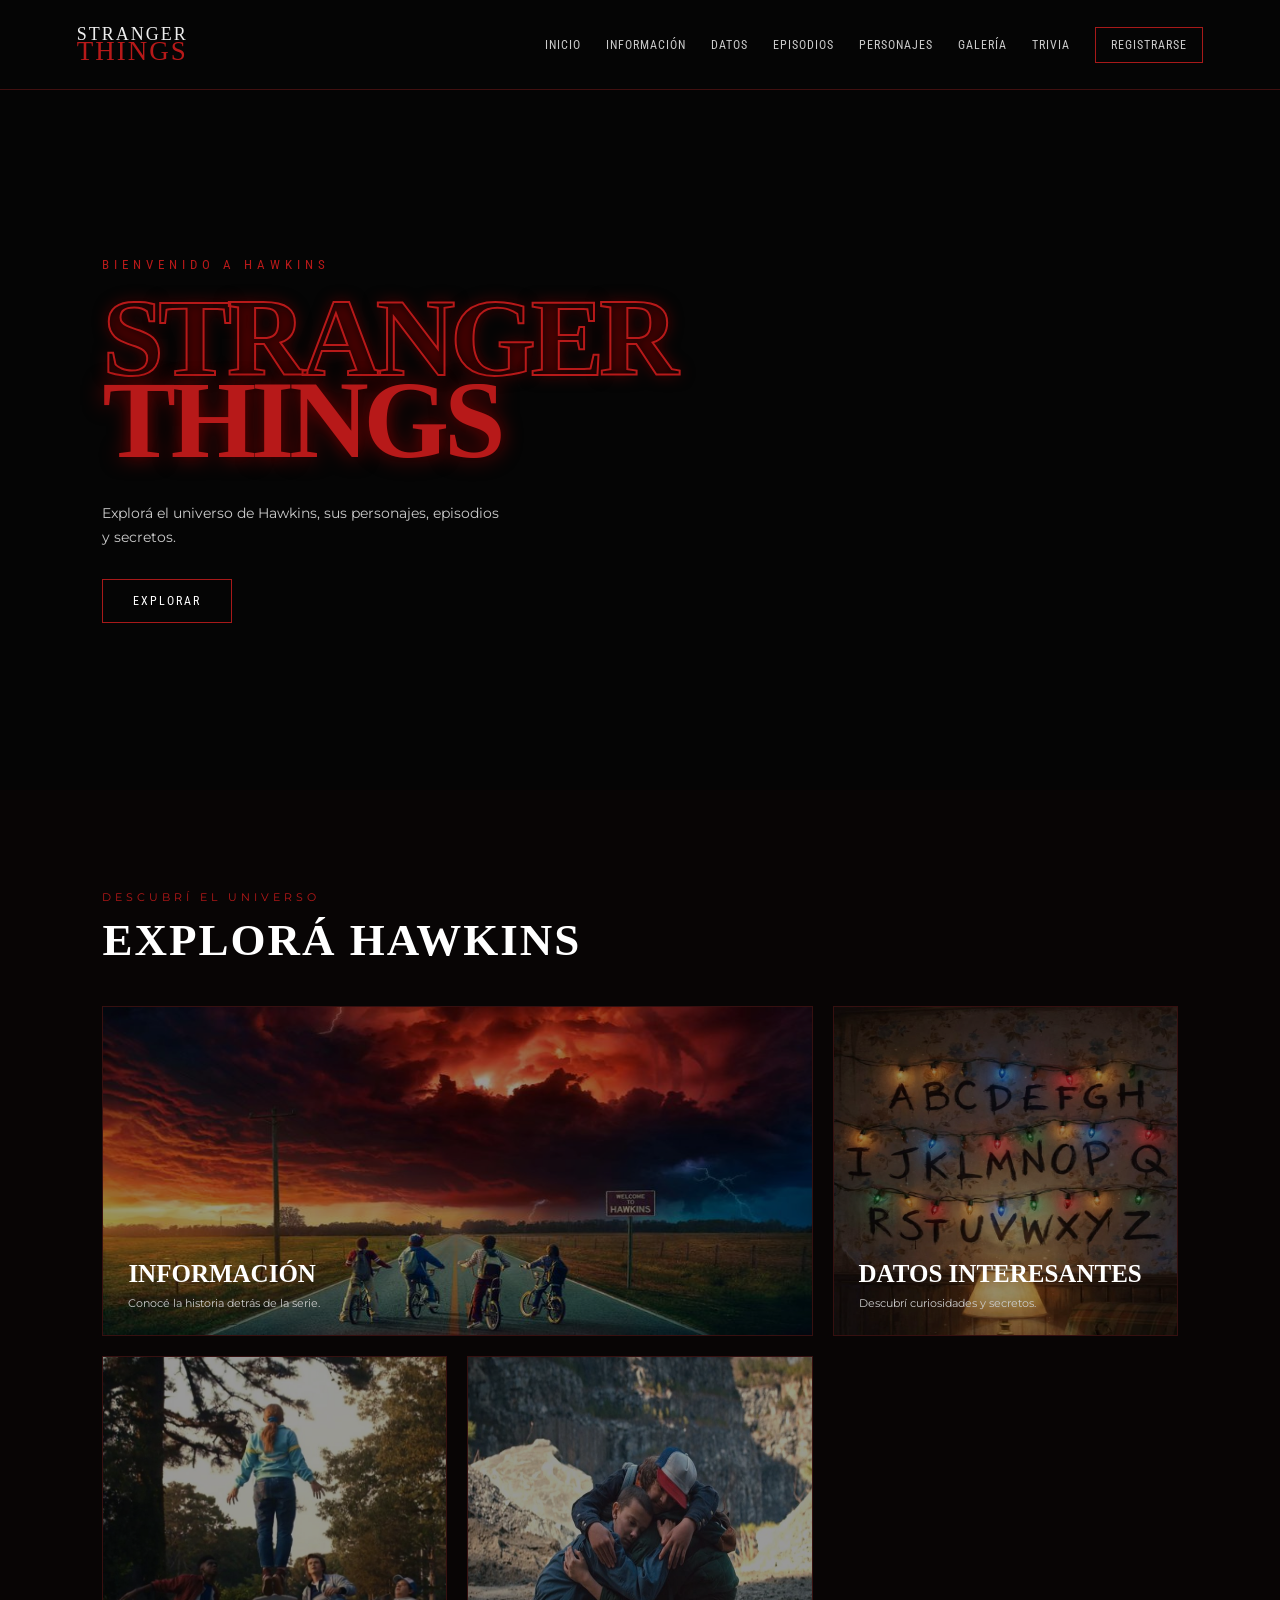
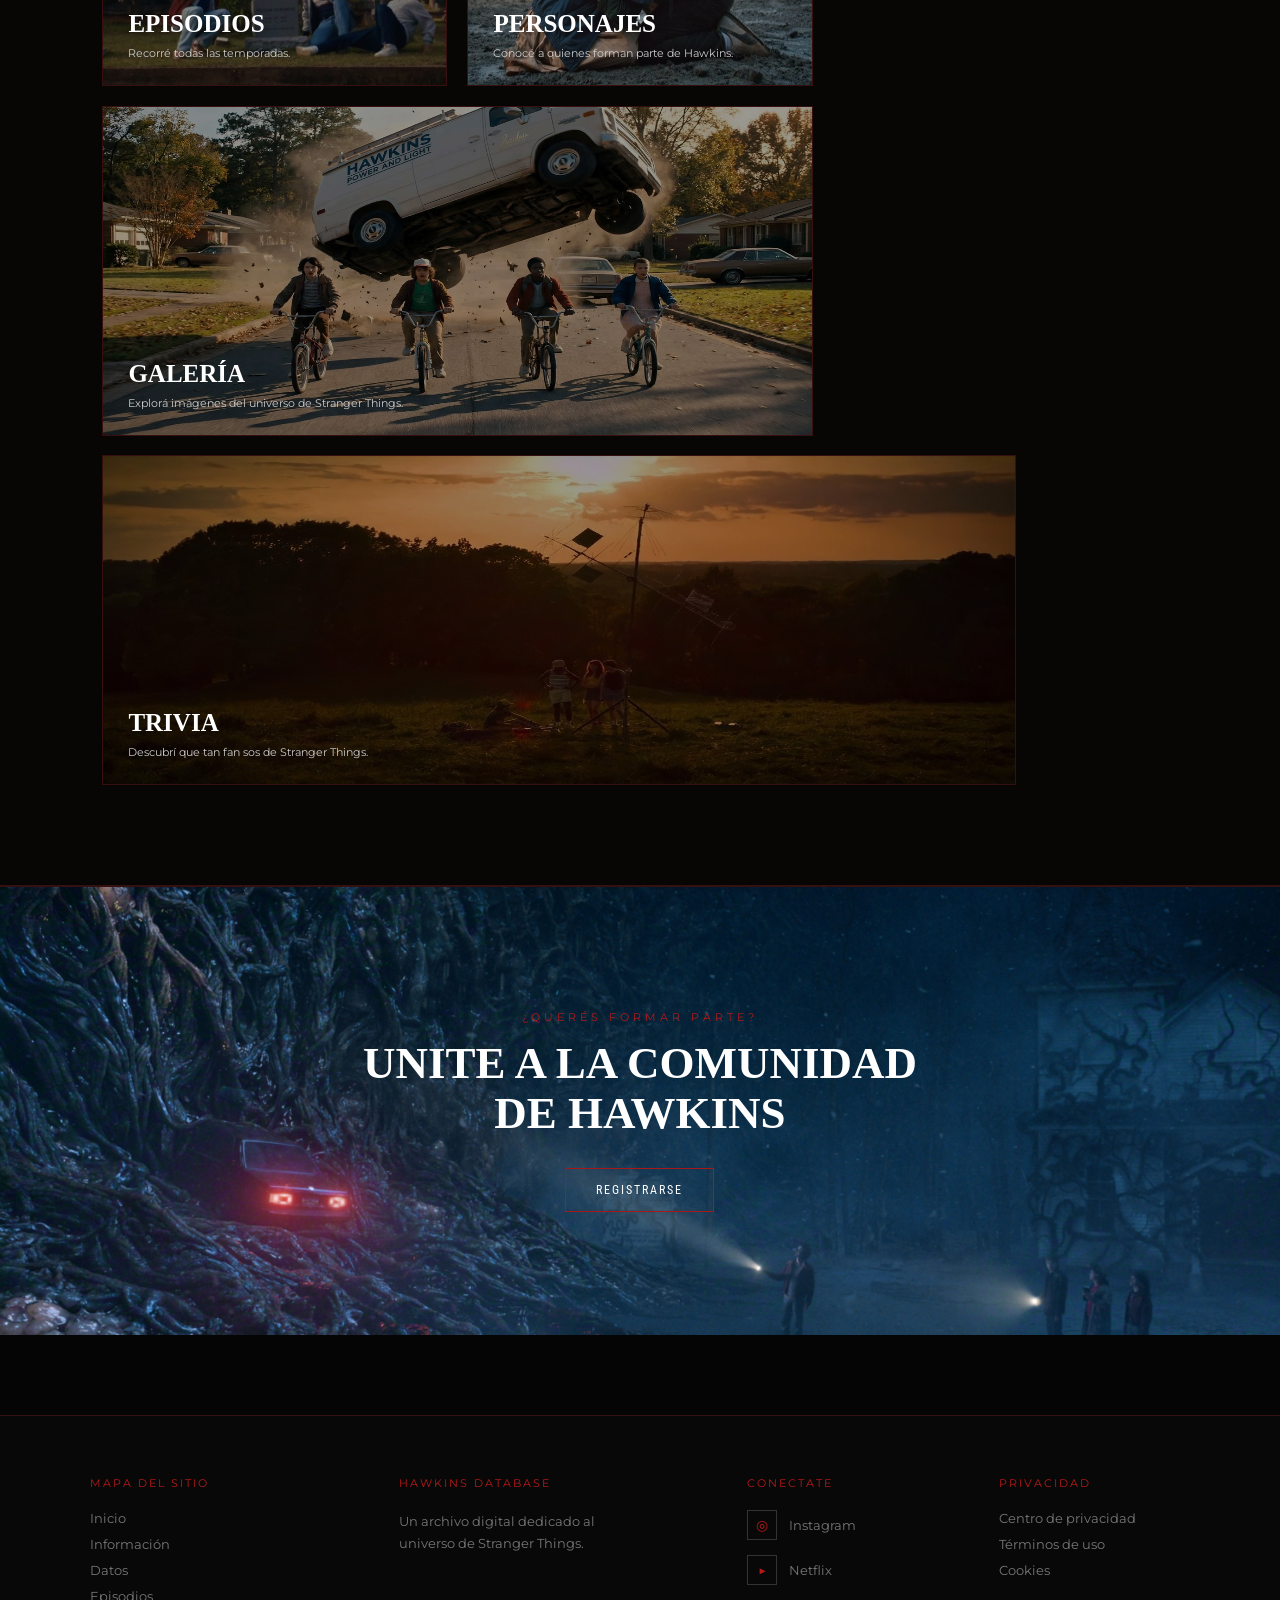
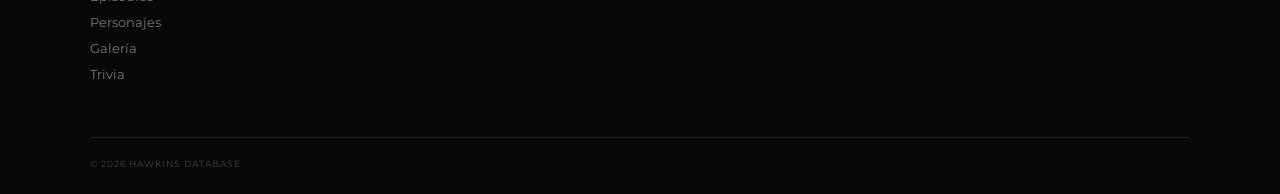
<file: Stranger things - Oliva Lizarraga/index.html>
<!DOCTYPE html>
<html lang="es">

<head>
    <meta charset="UTF-8">
    <meta name="viewport" content="width=device-width, initial-scale=1.0">

    <title>Stranger Things</title>
    <link rel="stylesheet" href="./CSS/style.css">
    <link href="https://fonts.googleapis.com/css2?family=Montserrat:wght@400;600;700&family=Roboto+Condensed:wght@400;700&display=swap" rel="stylesheet">
</head>

<body>

    <!-- ENCABEZADO -->

    <header class="encabezado">

        <div class="logo">
            STRANGER<br>
            <span>THINGS</span>
        </div> 

        <nav class="navegacion">
            <a href="./index.html">INICIO</a>
            <a href="./subpaginas/informacion.html">INFORMACIÓN</a>
            <a href="./subpaginas/datos.html">DATOS</a>
            <a href="./subpaginas/episodios.html">EPISODIOS</a>
            <a href="./subpaginas/personajes.html">PERSONAJES</a>
            <a href="./subpaginas/galeria.html">GALERÍA</a>
            <a href="./subpaginas/trivia.html">TRIVIA</a>
            <a href="./subpaginas/registro.html" class="boton_registro">REGISTRARSE</a>
        </nav>

    </header>

    <!-- PORTADA -->

    <main>

        <section class="portada">

            <div class="contenido_portada">
                <p class="subtitulo">BIENVENIDO A HAWKINS</p>
                <h1>
                    STRANGER<br>
                    <span>THINGS</span>
                </h1>
                <p class="descripcion">
                    Explorá el universo de Hawkins, sus personajes,
                    episodios y secretos.
                </p>
                <a href="./subpaginas/informacion.html" class="boton">
                    EXPLORAR
                </a>
            </div>

        </section>

        <!-- SECCIONES -->

        <section class="explorar">
            <div class="titulo_seccion">
                <p>DESCUBRÍ EL UNIVERSO</p>
                <h2>EXPLORÁ HAWKINS</h2>
            </div>

            <div class="tarjetas">
                <!-- INFORMACIÓN -->
                <a href="./subpaginas/informacion.html" class="tarjeta tarjeta_grande">
                    <div class="imagen_tarjeta">
                        <img src="./imagenes/imagen 1.jpg" alt="">
                    </div>

                    <div class="texto_tarjeta">
                        <h3>INFORMACIÓN</h3>
                        <p> Conocé la historia detrás de la serie. </p>
                    </div>
                </a>

                <!-- DATOS -->
                <a href="./subpaginas/datos.html" class="tarjeta">
                    <div class="imagen_tarjeta">
                        <img src="./imagenes/imagen 2.jpg" alt="">
                    </div>

                    <div class="texto_tarjeta">
                        <h3>DATOS INTERESANTES</h3>
                        <p>Descubrí curiosidades y secretos.</p>
                    </div>
                </a>

                <!-- EPISODIOS -->
                <a href="./subpaginas/episodios.html" class="tarjeta">
                    <div class="imagen_tarjeta">
                        <img src="./imagenes/imagen 3.jpg" alt="">
                    </div>

                    <div class="texto_tarjeta">
                        <h3>EPISODIOS</h3>
                        <p> Recorré todas las temporadas.</p>
                    </div>
                </a>

                <!-- PERSONAJES -->
                <a href="./subpaginas/personajes.html" class="tarjeta">
                    <div class="imagen_tarjeta">
                        <img src="./imagenes/imagen 4.jpg" alt="">
                    </div>

                    <div class="texto_tarjeta">
                        <h3>PERSONAJES</h3>
                        <p> Conocé a quienes forman parte de Hawkins. </p>
                    </div>
                </a>

                <!-- GALERÍA -->
                <a href="./subpaginas/galeria.html" class="tarjeta tarjeta_grande">
                    
                    <div class="imagen_tarjeta">
                        <img src="./imagenes/imagen 5.jpg" alt="">
                    </div>

                    <div class="texto_tarjeta">
                        <h3>GALERÍA</h3>
                        <p> Explorá imágenes del universo de Stranger Things.</p>
                    </div>
                </a>
            </div>
            <br>

            <!-- TRIVIA -->
            <a href="./subpaginas/trivia.html" class="tarjeta tarjeta_mediana">
                <div class="imagen_tarjeta">
                    <img src="./imagenes/imagen 6.jpg" alt="">
                </div>

                <div class="texto_tarjeta">
                    <h3>TRIVIA</h3>
                    <p> Descubrí que tan fan sos de Stranger Things.</p>
                </div>
                </a>
            </div>

        </section>

        <!-- REGISTRO -->
        <section class="registro">
            <div class="contenido_registro">
                <p>¿QUERÉS FORMAR PARTE?</p>
                <h2>
                    UNITE A LA COMUNIDAD<br>
                    DE HAWKINS
                </h2>
                <a href="./subpaginas/registro.html" class="boton">
                    REGISTRARSE
                </a>
            </div>
        </section>

    </main>

    <!-- FOOTER -->

    <footer class="footer">

    <div class="footer_contenido">

        <div class="footer_mapa">
            <p class="footer_titulo">MAPA DEL SITIO</p>

            <a href="./index.html">Inicio</a>
            <a href="./subpaginas/informacion.html">Información</a>
            <a href="./subpaginas/datos.html">Datos</a>
            <a href="./subpaginas/episodios.html">Episodios</a>
            <a href="./subpaginas/personajes.html">Personajes</a>
            <a href="./subpaginas/galeria.html">Galería</a>
            <a href="./subpaginas/trivia.html">Trivia</a>

        </div>

        <div class="footer_info">

            <p class="footer_titulo">HAWKINS DATABASE</p>
            <p>
                Un archivo digital dedicado al universo de
                Stranger Things.
            </p>

        </div>

        <div class="footer_redes">

            <p class="footer_titulo">CONECTATE</p>

            <a href="https://www.instagram.com/strangerthingstv?utm_source=ig_web_button_share_sheet&stkn=ZDNlZDc0MzIxNw==" class="red_social">
                <span>◎</span>
                Instagram
            </a>

            <a href="#" class="red_social">
                <span>▶</span>
                Netflix
            </a>

        </div>

        <div class="footer_privacidad">

            <p class="footer_titulo">PRIVACIDAD</p>

            <a href="#">Centro de privacidad</a>
            <a href="#">Términos de uso</a>
            <a href="#">Cookies</a>

        </div>

    </div>

    <div class="footer_linea"></div>

    <div class="footer_bottom">

        <p>© 2026 HAWKINS DATABASE</p>

    </div>

</footer>

</body>
</html>
</file>
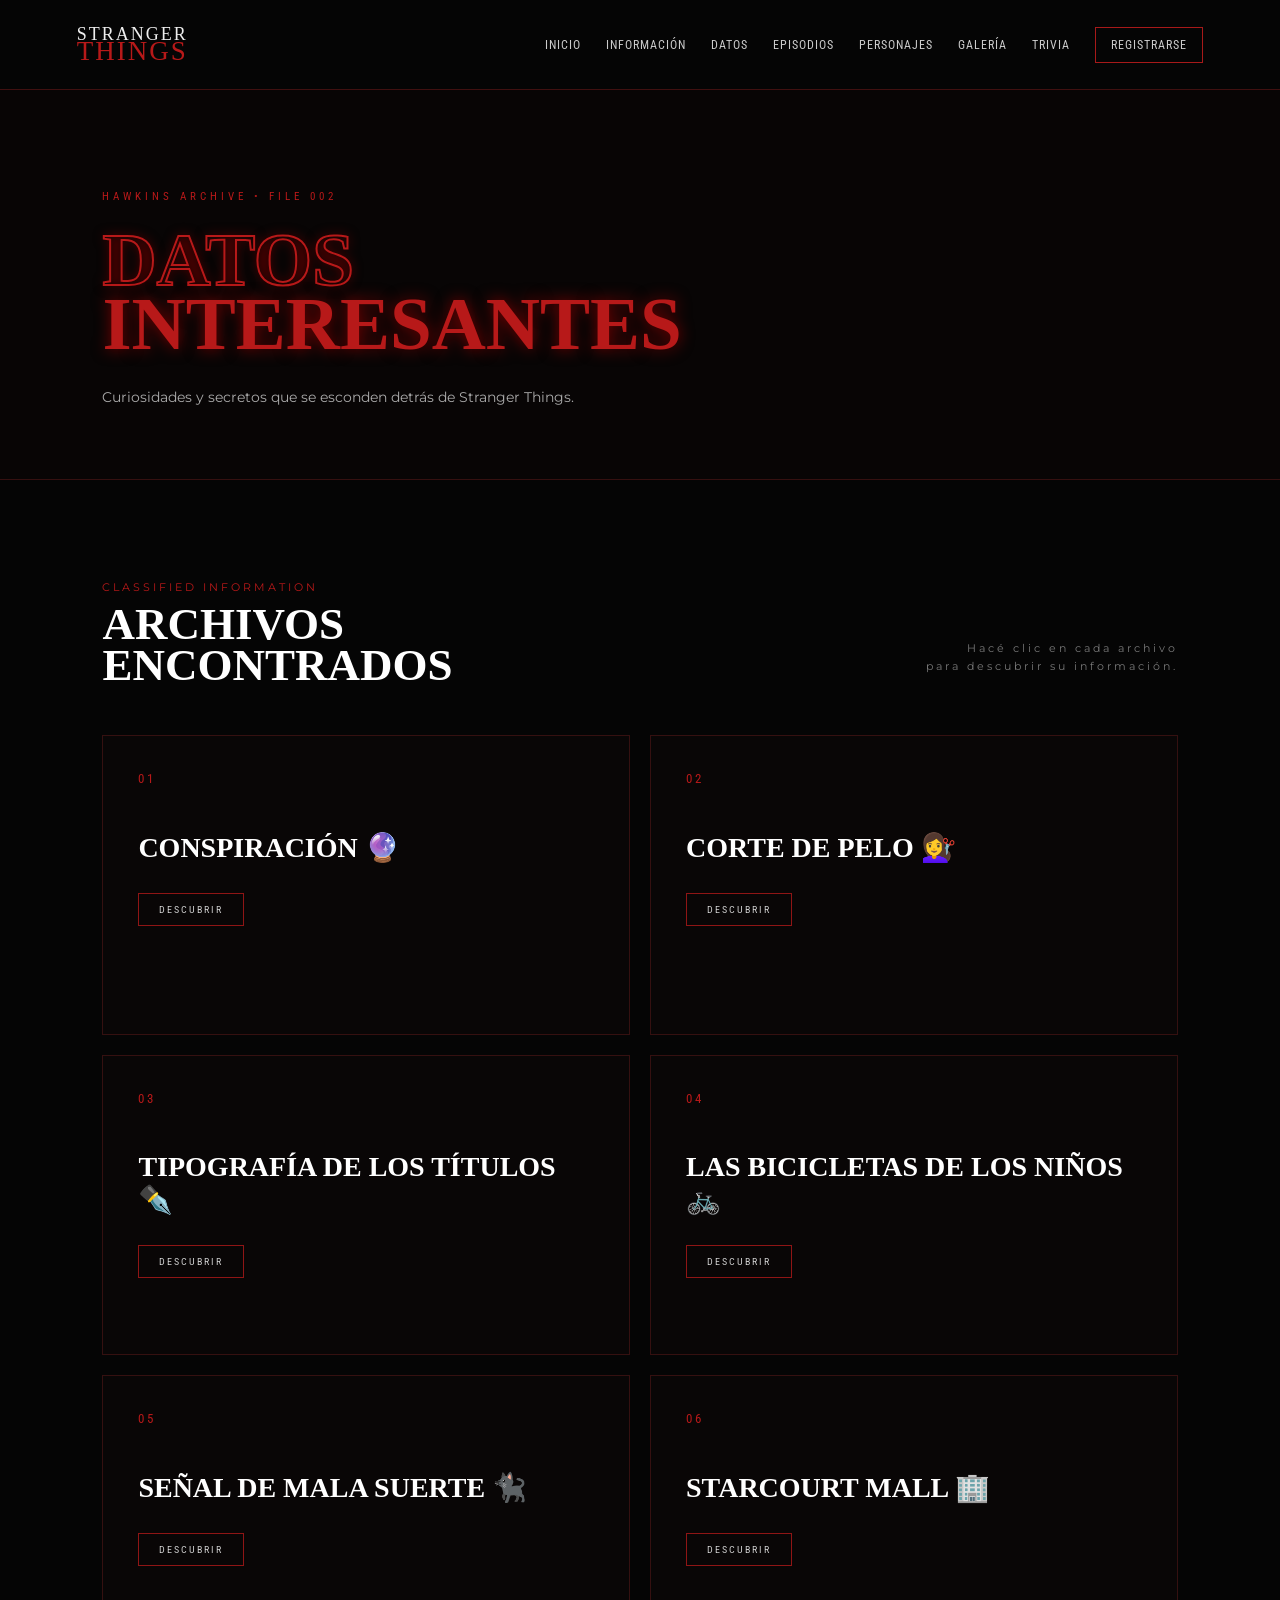
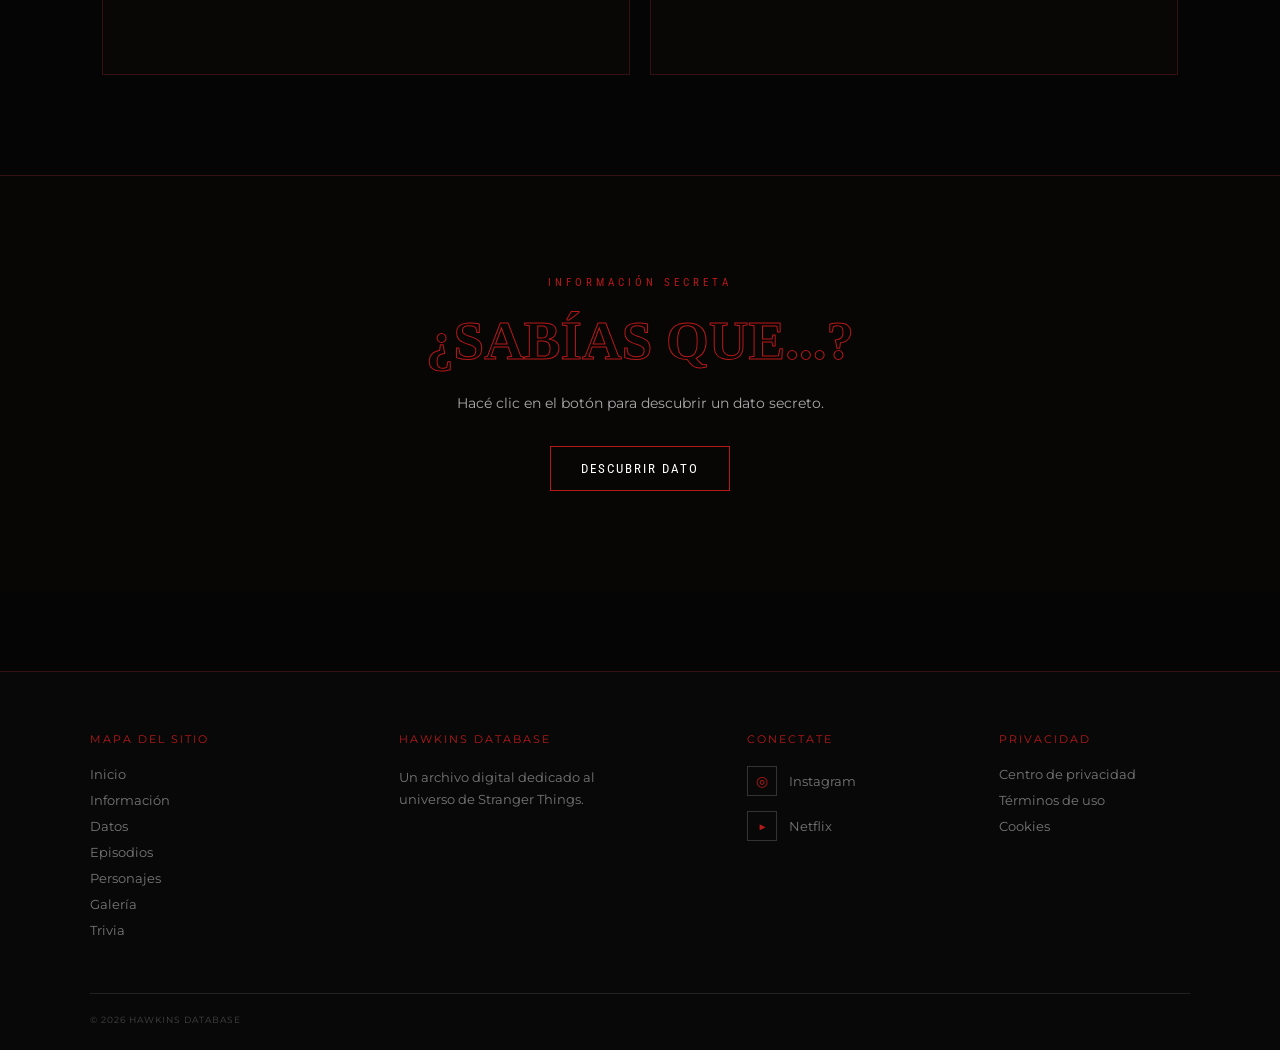
<file: Stranger things - Oliva Lizarraga/subpaginas/datos.html>
<!DOCTYPE html>
<html lang="es">

<head>
    <meta charset="UTF-8">
    <meta name="viewport" content="width=device-width, initial-scale=1.0">

    <title>Stranger Things</title>
    <link rel="stylesheet" href="../CSS/style.css">
    <link href="https://fonts.googleapis.com/css2?family=Montserrat:wght@400;600;700&family=Roboto+Condensed:wght@400;700&display=swap" rel="stylesheet">
</head>

<body>

    <!-- ENCABEZADO -->

    <header class="encabezado">

        <div class="logo">
            STRANGER<br>
            <span>THINGS</span>
        </div> 

        <nav class="navegacion">
            <a href="../index.html">INICIO</a>
            <a href="../subpaginas/informacion.html">INFORMACIÓN</a>
            <a href="../subpaginas/datos.html">DATOS</a>
            <a href="../subpaginas/episodios.html">EPISODIOS</a>
            <a href="../subpaginas/personajes.html">PERSONAJES</a>
            <a href="../subpaginas/galeria.html">GALERÍA</a>
            <a href="../subpaginas/trivia.html">TRIVIA</a>
            <a href="../subpaginas/registro.html" class="boton_registro">REGISTRARSE</a>
        </nav>

    </header>

     <main>

        <section class="titulo_datos">

            <p>HAWKINS ARCHIVE • FILE 002</p>

            <h1>
                DATOS<br>
                <span>INTERESANTES</span>
            </h1>

            <p class="texto_intro">
                Curiosidades y secretos
                que se esconden detrás de Stranger Things.
            </p>

        </section>

        <!-- DATOS -->

        <section class="seccion_datos">


            <div class="encabezado_datos">

                <div>
                    <p>CLASSIFIED INFORMATION</p>

                    <h2>
                        ARCHIVOS<br>
                        ENCONTRADOS
                    </h2>
                </div>

                <p class="texto_archivo">
                    Hacé clic en cada archivo<br>
                    para descubrir su información.
                </p>

            </div>

            <div class="tarjetas_datos">

                <!-- TARJETA 1 -->

                <div class="dato_tarjeta">

                    <div class="numero_dato">
                        01
                    </div>

                    <h3>
                        CONSPIRACIÓN 🔮
                    </h3>
                    <br>

                    <button onclick="mostrarDato(this)">
                        DESCUBRIR
                    </button>

                    <div class="info_oculta">

                        <p>
                           Esta serie se iba a titular originalmente Montauk, 
                           debido al nombre de la conspiración del 'Proyecto 
                           Montauk', según el cual el gobierno organizaba 
                           diversos experimentos exóticos sobre viajes en el 
                           tiempo y guerra psicológica.
                        </p>

                    </div>

                </div>

                <!-- TARJETA 2 -->

                <div class="dato_tarjeta">

                    <div class="numero_dato">
                        02
                    </div>

                    <h3>
                        CORTE DE PELO 💇‍♀️
                    </h3>
                    <br>

                    <button onclick="mostrarDato(this)">
                        DESCUBRIR
                    </button>

                    <div class="info_oculta">

                        <p>
                            Millie Bobby Brown tuvo que afeitarse 
                            la cabeza para interpretar al personaje. Como se 
                            puede suponer, era algo que ninguna niña de 11 años 
                            querría hacer así que los directores le enseñaron 
                            el look que llevaba Charlize Theron en Mad Max: Furia 
                            en la carretera. Después de eso, Millie aceptó raparse el pelo.
                        </p>

                    </div>

                </div>

                <!-- TARJETA 3 -->

                <div class="dato_tarjeta">

                    <div class="numero_dato">
                        03
                    </div>

                    <h3>
                        TIPOGRAFÍA DE LOS TÍTULOS ✒️
                    </h3>
                    <br>

                    <button onclick="mostrarDato(this)">
                        DESCUBRIR
                    </button>

                    <div class="info_oculta">

                        <p>
                            La tipografía que se utiliza para los títulos de los episodios y
                            los créditos es la misma que se usaba en los libros 
                            de Dungeons & Dragons.
                        </p>

                    </div>

                </div>

                <!-- TARJETA 4 -->

                <div class="dato_tarjeta">

                    <div class="numero_dato">
                        04
                    </div>

                    <h3>
                        LAS BICICLETAS DE LOS NIÑOS 🚲
                    </h3>
                    <br>

                    <button onclick="mostrarDato(this)">
                        DESCUBRIR
                    </button>

                    <div class="info_oculta">

                        <p>
                            Las biciletas que utilizan los niños tuvieron que 
                            ser adaptadas para que fueran iguales a las que 
                            había en 1983. Fue una tarea difícil ya que las piezas 
                            que necesitaban no se construían desde hace 10 años.
                        </p>

                    </div>

                </div>

                <!-- TARJETA 5 -->

                <div class="dato_tarjeta">

                    <div class="numero_dato">
                        05
                    </div>

                    <h3>
                        SEÑAL DE MALA SUERTE 🐈‍⬛
                    </h3>
                    <br>

                    <button onclick="mostrarDato(this)">
                        DESCUBRIR
                    </button>

                    <div class="info_oculta">

                        <p>
                            El cobertizo donde desaparece Will tiene una herradura 
                            puesta del revés, que significa mala suerte.
                        </p>

                    </div>

                </div>

                <!-- TARJETA 6 -->

                <div class="dato_tarjeta">

                    <div class="numero_dato">
                        06
                    </div>

                    <h3>
                        STARCOURT MALL 🏢
                    </h3>
                    <br>

                    <button onclick="mostrarDato(this)">
                        DESCUBRIR
                    </button>

                    <div class="info_oculta">

                        <p>
                            Gran parte de la tercera temporada ocurre en un 
                            centro comercial real. La serie compró tan solo un trozo
                            y lo usó para rodar.
                        </p>

                    </div>

                </div>

            </div>

        </section>

        <!-- DATO DESTACADO -->

        <section class="dato_destacado">

            <p>INFORMACIÓN SECRETA</p>

            <h2>
                ¿SABÍAS QUE...?
            </h2>

            <p id="datoRandom">
                Hacé clic en el botón para descubrir
                un dato secreto.
            </p>

            <button class="boton_secreto" onclick="datoAleatorio()">
                DESCUBRIR DATO
            </button>

        </section>

    </main>

    <!-- FOOTER -->
     
    <footer class="footer">

    <div class="footer_contenido">

        <div class="footer_mapa">
            <p class="footer_titulo">MAPA DEL SITIO</p>

            <a href="../index.html">Inicio</a>
            <a href="../subpaginas/informacion.html">Información</a>
            <a href="../subpaginas/datos.html">Datos</a>
            <a href="../subpaginas/episodios.html">Episodios</a>
            <a href="../subpaginas/personajes.html">Personajes</a>
            <a href="../subpaginas/galeria.html">Galería</a>
            <a href="../subpaginas/trivia.html">Trivia</a>

        </div>

        <div class="footer_info">

            <p class="footer_titulo">HAWKINS DATABASE</p>

            <p>
                Un archivo digital dedicado al universo de
                Stranger Things.
            </p>

        </div>

        <div class="footer_redes">

            <p class="footer_titulo">CONECTATE</p>

            <a href="https://www.instagram.com/strangerthingstv?utm_source=ig_web_button_share_sheet&stkn=ZDNlZDc0MzIxNw==" class="red_social">
                <span>◎</span>
                Instagram
            </a>

            <a href="#" class="red_social">
                <span>▶</span>
                Netflix
            </a>

        </div>

        <div class="footer_privacidad">

            <p class="footer_titulo">PRIVACIDAD</p>

            <a href="#">Centro de privacidad</a>
            <a href="#">Términos de uso</a>
            <a href="#">Cookies</a>

        </div>

    </div>

    <div class="footer_linea"></div>

    <div class="footer_bottom">

        <p>© 2026 HAWKINS DATABASE</p>

    </div>

</footer>

<script src="../funciones.js"></script>

</body>

</html>
</file>
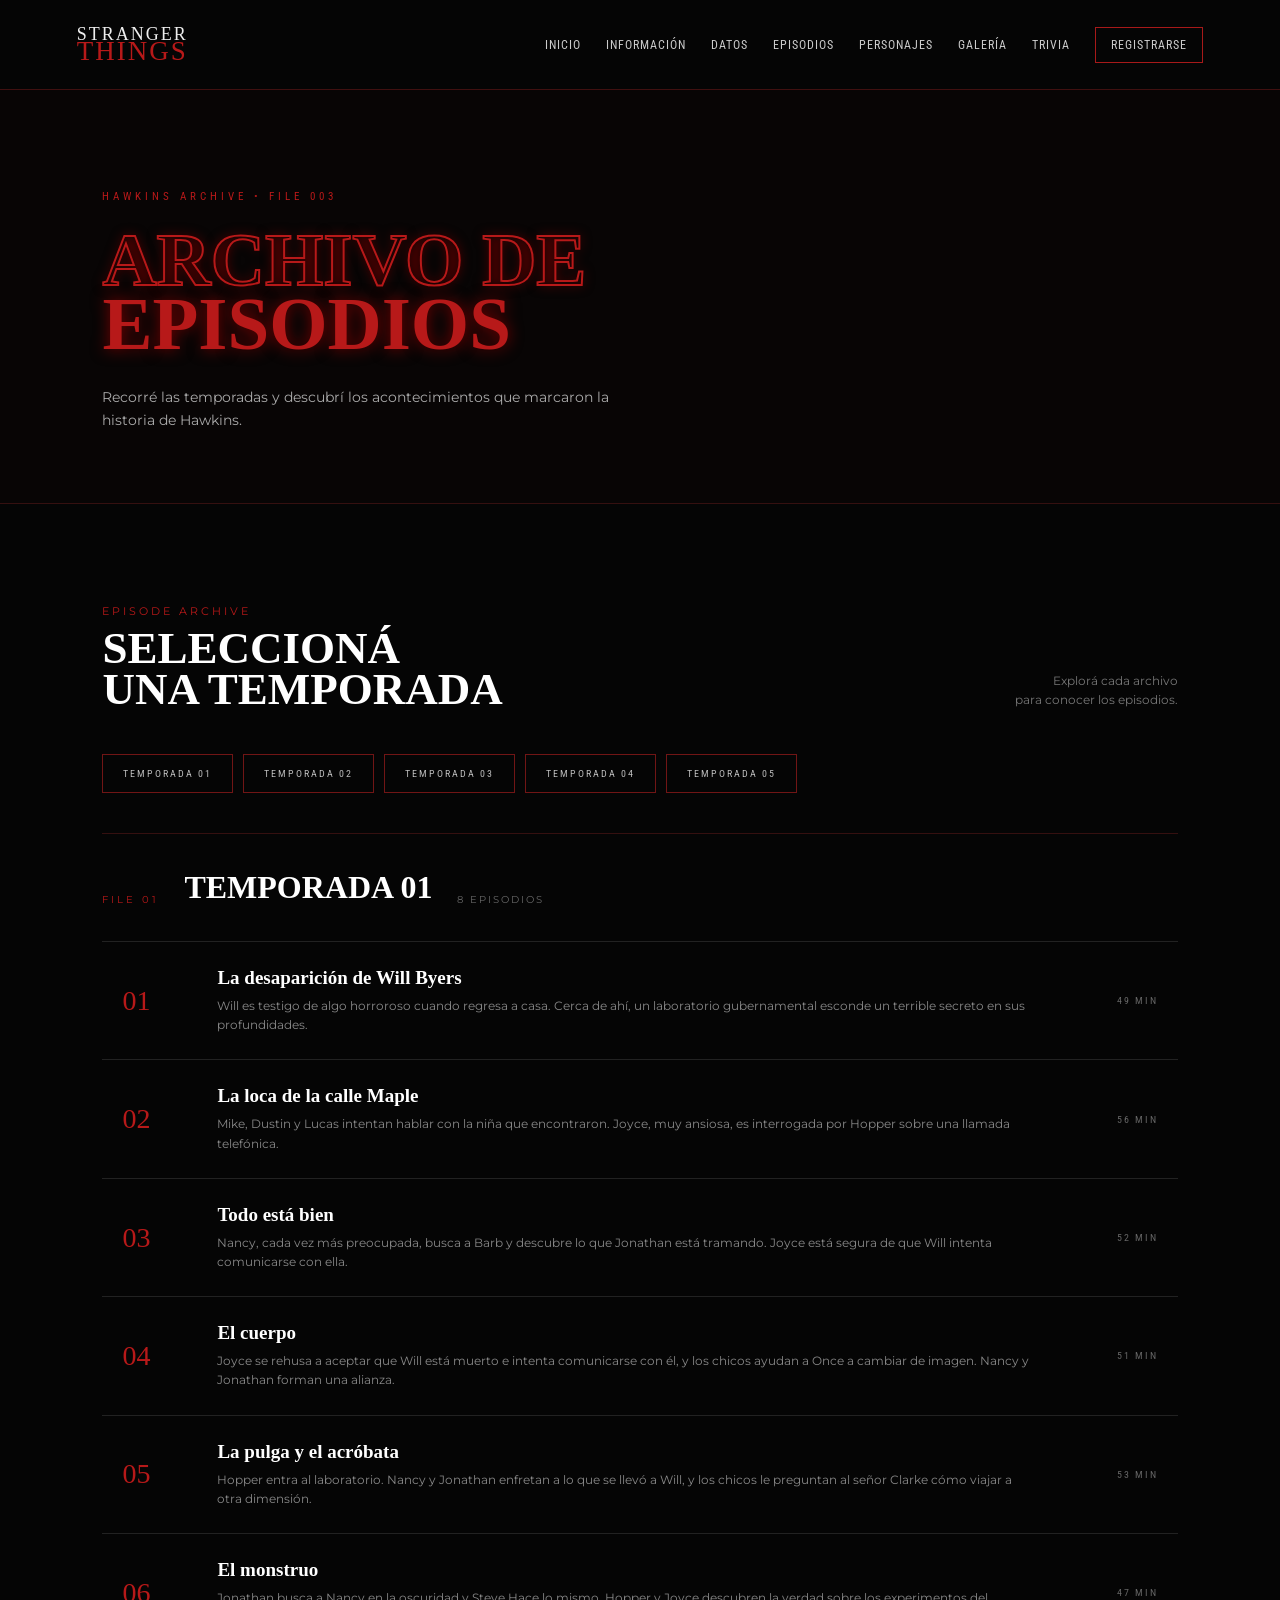
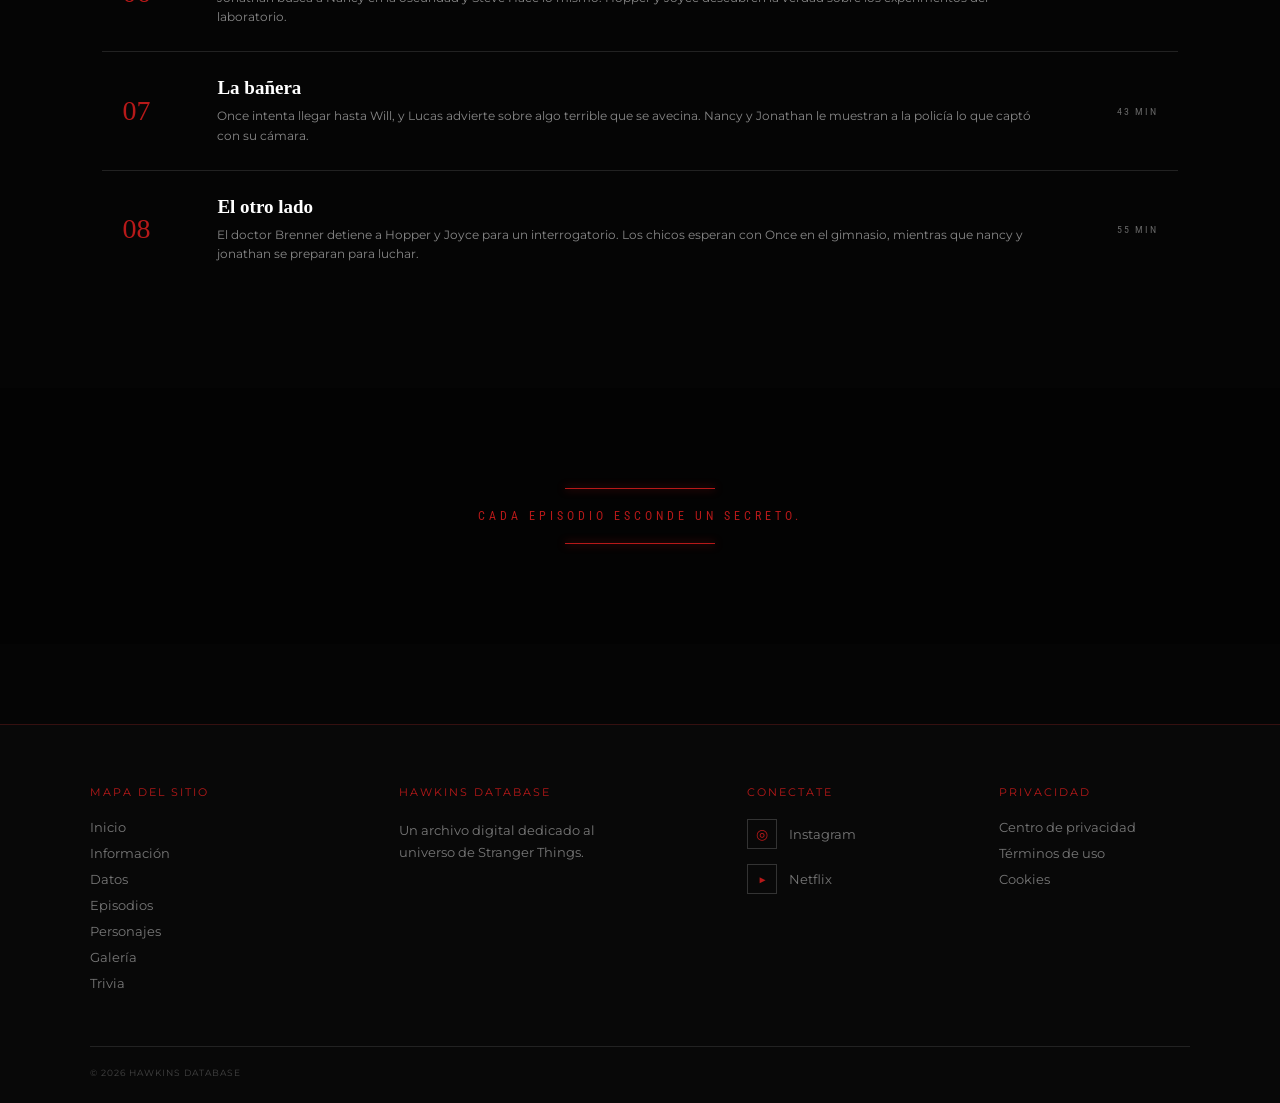
<file: Stranger things - Oliva Lizarraga/subpaginas/episodios.html>
<!DOCTYPE html>
<html lang="es">

<head>
    <meta charset="UTF-8">
    <meta name="viewport" content="width=device-width, initial-scale=1.0">

    <title>Stranger Things</title>
    <link rel="stylesheet" href="../CSS/style.css">
    <link href="https://fonts.googleapis.com/css2?family=Montserrat:wght@400;600;700&family=Roboto+Condensed:wght@400;700&display=swap" rel="stylesheet">
</head>

<body>

    <!-- ENCABEZADO -->

    <header class="encabezado">

        <div class="logo">
            STRANGER<br>
            <span>THINGS</span>
        </div> 

        <nav class="navegacion">
            <a href="../index.html">INICIO</a>
            <a href="../subpaginas/informacion.html">INFORMACIÓN</a>
            <a href="../subpaginas/datos.html">DATOS</a>
            <a href="../subpaginas/episodios.html">EPISODIOS</a>
            <a href="../subpaginas/personajes.html">PERSONAJES</a>
            <a href="../subpaginas/galeria.html">GALERÍA</a>
            <a href="../subpaginas/trivia.html">TRIVIA</a>
            <a href="../subpaginas/registro.html" class="boton_registro">REGISTRARSE</a>
        </nav>

    </header>

    <main>

        <!-- TÍTULO -->

        <section class="titulo_episodios">

            <p>HAWKINS ARCHIVE • FILE 003</p>

            <h1>
                ARCHIVO DE<br>
                <span>EPISODIOS</span>
            </h1>

            <p class="texto_intro">
                Recorré las temporadas y descubrí
                los acontecimientos que marcaron
                la historia de Hawkins.
            </p>

        </section>

        <!-- TEMPORADAS -->

        <section class="seccion_episodios">

            <div class="encabezado_episodios">

                <div>

                    <p>EPISODE ARCHIVE</p>

                    <h2>
                        SELECCIONÁ<br>
                        UNA TEMPORADA
                    </h2>

                </div>

                <p class="instruccion">
                    Explorá cada archivo<br>
                    para conocer los episodios.
                </p>

            </div>

            <!-- BOTONES -->

            <div class="temporadas">

                <button onclick="mostrarTemporada(1)">
                    TEMPORADA 01
                </button>

                <button onclick="mostrarTemporada(2)">
                    TEMPORADA 02
                </button>

                <button onclick="mostrarTemporada(3)">
                    TEMPORADA 03
                </button>

                <button onclick="mostrarTemporada(4)">
                    TEMPORADA 04
                </button>

                <button onclick="mostrarTemporada(5)">
                    TEMPORADA 05
                </button>

            </div>

            <!-- TEMPORADA 1 -->

            <div id="temporada1" class="lista_episodios">

                <div class="titulo_temporada">

                    <p>FILE 01</p>

                    <h3>
                        TEMPORADA 01
                    </h3>

                    <span>
                        8 EPISODIOS
                    </span>

                </div>

                <div class="episodio">

                    <div class="numero_episodio">
                        01
                    </div>

                    <div class="info_episodio">

                        <h4>
                            La desaparición de Will Byers
                        </h4>

                        <p>
                            Will es testigo de algo horroroso cuando regresa a casa.
                            Cerca de ahí, un laboratorio gubernamental esconde un terrible
                            secreto en sus profundidades.
                        </p>

                    </div>

                    <span class="duracion">
                        49 MIN
                    </span>

                </div>

                <div class="episodio">

                    <div class="numero_episodio">
                        02
                    </div>

                    <div class="info_episodio">

                        <h4>
                            La loca de la calle Maple
                        </h4>

                        <p>
                            Mike, Dustin y Lucas intentan hablar con la niña que encontraron.
                            Joyce, muy ansiosa, es interrogada por Hopper sobre una llamada telefónica.
                        </p>

                    </div>

                    <span class="duracion">
                        56 MIN
                    </span>

                </div>

                <div class="episodio">

                    <div class="numero_episodio">
                        03
                    </div>

                    <div class="info_episodio">

                        <h4>
                            Todo está bien
                        </h4>

                        <p>
                            Nancy, cada vez más preocupada, busca a Barb y descubre lo que 
                            Jonathan está tramando. Joyce está segura de que Will intenta comunicarse con ella.
                        </p>

                    </div>

                    <span class="duracion">
                        52 MIN
                    </span>

                </div>

                <div class="episodio">

                    <div class="numero_episodio">
                        04
                    </div>

                    <div class="info_episodio">

                        <h4>
                            El cuerpo
                        </h4>

                        <p>
                            Joyce se rehusa a aceptar que Will está muerto e intenta comunicarse con él, 
                            y los chicos ayudan a Once a cambiar de imagen. Nancy y Jonathan forman una alianza. 
                        </p>

                    </div>

                    <span class="duracion">
                        51 MIN
                    </span>

                </div>

                <div class="episodio">

                    <div class="numero_episodio">
                        05
                    </div>

                    <div class="info_episodio">

                        <h4>
                            La pulga y el acróbata
                        </h4>

                        <p>
                            Hopper entra al laboratorio. Nancy y Jonathan enfretan a lo que se llevó a Will,
                            y los chicos le preguntan al señor Clarke cómo viajar a otra dimensión.
                        </p>

                    </div>

                    <span class="duracion">
                        53 MIN
                    </span>

                </div>

                <div class="episodio">

                    <div class="numero_episodio">
                        06
                    </div>

                    <div class="info_episodio">

                        <h4>
                            El monstruo
                        </h4>

                        <p>
                            Jonathan busca a Nancy en la oscuridad y Steve Hace lo mismo.
                            Hopper y Joyce descubren la verdad sobre los experimentos del laboratorio.
                        </p>

                    </div>

                    <span class="duracion">
                        47 MIN
                    </span>

                </div>

                <div class="episodio">

                    <div class="numero_episodio">
                        07
                    </div>

                    <div class="info_episodio">

                        <h4>
                            La bañera
                        </h4>

                        <p>
                            Once intenta llegar hasta Will, y Lucas advierte sobre algo terrible que se avecina.
                            Nancy y Jonathan le muestran a la policía lo que captó con su cámara.
                        </p>

                    </div>

                    <span class="duracion">
                        43 MIN
                    </span>

                </div>

                <div class="episodio">

                    <div class="numero_episodio">
                        08
                    </div>

                    <div class="info_episodio">

                        <h4>
                            El otro lado
                        </h4>

                        <p>
                            El doctor Brenner detiene a Hopper y Joyce para un interrogatorio. 
                            Los chicos esperan con Once en el gimnasio, mientras que nancy y jonathan se preparan para luchar.
                        </p>

                    </div>

                    <span class="duracion">
                        55 MIN
                    </span>

                </div>

            </div>

            <!-- TEMPORADA 2 -->

            <div id="temporada2" class="lista_episodios">

                <div class="titulo_temporada">

                    <p>FILE 02</p>

                    <h3>TEMPORADA 02</h3>

                    <span>9 EPISODIOS</span>

                </div>

                <div class="episodio">

                    <div class="numero_episodio">01</div>

                    <div class="info_episodio">

                        <h4>MADMAX</h4>

                        <p>
                            A unos dias de Halloween, los chicos descubren que alguien superó su puntaje en las 
                            maquinitas, y Hopper investiga un suceso inusual en un huerto de calabazas.
                        </p>

                    </div>

                    <span class="duracion">49 MIN</span>

                </div>

                <div class="episodio">

                    <div class="numero_episodio">02</div>

                    <div class="info_episodio">

                        <h4>Dulce o truco, bicho raro</h4>

                        <p>
                         Will ve algo terrible en la noche de Halloween. Por su lado, Mike no pierde la esperanza de qué Once esté cerca, y Nancy no supera lo que le sucedió a Barb.   
                        </p>

                    </div>

                    <span class="duracion">56 MIN</span>

                </div>

                <div class="episodio">

                    <div class="numero_episodio">03</div>

                    <div class="info_episodio">

                        <h4>El renacuajo</h4>

                        <p>
                         Dustin adopta una mascota muy peculiar. Once se siente cada vez más impaciente con su situación, y Bob conversa con Will para ayudarlo a enfrentar sus miedos.
                        </p>

                    </div>

                    <span class="duracion">51 MIN</span>

                </div>

                <div class="episodio">

                    <div class="numero_episodio">04</div>

                    <div class="info_episodio">

                        <h4>Will el Sabio</h4>

                        <p>
                           La salud de Will empeora y Joyce se percata de la severidad del problema. Hopper intenta llegar hasta la raíz de la verdad, y Once se topa con algo inesperado.
                        </p>

                    </div>

                    <span class="duracion">47 MIN</span>

                </div>

                <div class="episodio">

                    <div class="numero_episodio">05</div>

                    <div class="info_episodio">

                        <h4>Dig Dug</h4>

                        <p>
                            Nancy y Jonathan se acercan a un nuevo aliado que tiene su propia teoría sobre los eventos. Once indaga en su pasado, y Bob es clave en un momento crítico.
                        </p>

                    </div>

                    <span class="duracion">59 MIN</span>

                </div>

                <div class="episodio">

                    <div class="numero_episodio">06</div>

                    <div class="info_episodio">

                        <h4>El espía</h4>

                        <p>
                            El vínculo entre Will y el monstruo sombra se intensifica mientras todos se preguntan cómo detenerlo. En otro lado, Dustin y Steve forman una alianza inesperada.
                        </p>

                    </div>

                    <span class="duracion">52 MIN</span>

                </div>

                <div class="episodio">

                    <div class="numero_episodio">07</div>

                    <div class="info_episodio">

                        <h4>La hermana perdida</h4>

                        <p>
                            Tras una serie de visiones, Once se embarca en una búsqueda que termina lejos de Hawkins, donde conoce a un clan liderado por una chica con un triste pasado.
                        </p>

                    </div>

                    <span class="duracion">46 MIN</span>

                </div>

                <div class="episodio">

                    <div class="numero_episodio">08</div>

                    <div class="info_episodio">

                        <h4>El azotamentes</h4>

                        <p>
                            La situación en el Laboratorio Hawkins activa un protocolo de seguridad donde nadie puede salir del lugar, hasta que alguien toma una heroica decisión.
                        </p>

                    </div>

                    <span class="duracion">48 MIN</span>

                </div>

                <div class="episodio">

                    <div class="numero_episodio">09</div>

                    <div class="info_episodio">

                        <h4>El portal</h4>

                        <p>
                           Once sabe que la solución está en sus manos y debe terminar lo que inició, mientras los demás se arriesgan con un plan para sofocar a la sombra que posee a Will.
                        </p>

                    </div>

                    <span class="duracion">1H 3 MIN</span>

                </div>

            </div>

            <!-- TEMPORADA 3 -->

            <div id="temporada3" class="lista_episodios">

                <div class="titulo_temporada">

                    <p>FILE 03</p>

                    <h3>TEMPORADA 03</h3>

                    <span>8 EPISODIOS</span>

                </div>


                <div class="episodio">

                    <div class="numero_episodio">01</div>

                    <div class="info_episodio">

                        <h4>¿Me copias, Suzie?</h4>

                        <p>
                            El verano trae nuevos trabajos y romances, aunque el espíritu positivo cambia cuando la radio de Dustin capta una transmisión rusa, y Will percibe que algo anda mal.
                        </p>

                    </div>

                    <span class="duracion">51 MIN</span>

                </div>

                <div class="episodio">

                    <div class="numero_episodio">02</div>

                    <div class="info_episodio">

                        <h4>Ratas de centro comercial</h4>

                        <p>
                           Nancy y Jonathan siguen  una pista, Steve y Robin se involucran en una misión secreta, y Max y Once van de compras. Billy tiene visiones perturbadoras.
                        </p>

                    </div>

                    <span class="duracion">51 MIN</span>

                </div>

                <div class="episodio">

                    <div class="numero_episodio">03</div>

                    <div class="info_episodio">

                        <h4>El caso de la guardavidas perdida</h4>

                        <p>
                        Mientras Once y Max buscan a Billy, Will declara un día sin chicas. Steve y Dustin van en una misión de vigilancia, y Joyce y Hopper regresan al Laboratorio Hawkins.   
                        </p>

                    </div>

                    <span class="duracion">50 MIN</span>

                </div>

                <div class="episodio">

                    <div class="numero_episodio">04</div>

                    <div class="info_episodio">

                        <h4>La prueba de la sauna</h4>

                        <p>
                         Una alerta de código rojo vuelve a poner a los chicos frente a un peligro conocido. Karen alienta a Nancy a seguir investigando, y Robin encuentra un mapa muy útil.   
                        </p>

                    </div>

                    <span class="duracion">53 MIN</span>

                </div>

                <div class="episodio">

                    <div class="numero_episodio">05</div>

                    <div class="info_episodio">

                        <h4>Los desollados</h4>

                        <p>
                         Una serie de sorpresas extrañas acecha en un antigua granja y en lo más profundo del Starcourt. Por su parte, el Desuellamentes junta fuerzas.
                        </p>

                    </div>

                    <span class="duracion">52 MIN</span>

                </div>

                 <div class="episodio">

                    <div class="numero_episodio">06</div>

                    <div class="info_episodio">

                        <h4>E pluribus unum</h4>

                        <p>
                         El Dr. Alexei revela el proyecto de los rusos, y Once ve donde estuvo Billy. Dustin y Erika organizan un rescate arriesgado.
                        </p>

                    </div>

                    <span class="duracion">1h</span>

                </div>

                  <div class="episodio">

                    <div class="numero_episodio">07</div>

                    <div class="info_episodio">

                        <h4>La picadura</h4>

                        <p>
                         El tiempo se agota y un asesino se acerca. El equipo de Hopper regresa rápido a Hawkins, donde Once y los chicos se preparan para la guerra.
                        </p>

                    </div>

                    <span class="duracion">56 MIN</span>

                </div>

                  <div class="episodio">

                    <div class="numero_episodio">08</div>

                    <div class="info_episodio">

                        <h4>La batalla de Starcourt</h4>

                        <p>
                         El terror invade el centro comercial con la llegada del Desuellamentes. En el fondo, en lo más oscuro, está en riesgo el futuro del mundo.
                        </p>

                    </div>

                    <span class="duracion">1h 18 MIN</span>

                </div>

            </div>

            <!-- TEMPORADA 4 -->

            <div id="temporada4" class="lista_episodios">

                <div class="titulo_temporada">

                    <p>FILE 04</p>

                    <h3>TEMPORADA 04</h3>

                    <span>9 EPISODIOS</span>

                </div>

                <div class="episodio">

                    <div class="numero_episodio">01</div>

                    <div class="info_episodio">

                        <h4>El club</h4>

                        <p>
                            Ce sufre acoso escolar. Joyce recibe un paquete misterioso. Alguien agita la noche de Calabozos y Dragones. Advertencia: Se incluyen imágenes de violencia que involucra a menores.
                        </p>

                    </div>

                    <span class="duracion">1 H 18 MIN</span>

                </div>

                <div class="episodio">

                    <div class="numero_episodio">02</div>

                    <div class="info_episodio">

                        <h4>La maldición de Vecna</h4>

                        <p>
                           Mientras Mike llega a California, un cadáver deja paralizado a Hawkins. Nancy busca pistas. Eddie, conmocionado, les cuenta a los demás lo que vio.
                        </p>

                    </div>

                    <span class="duracion">1 H 18 MIN</span>

                </div>

                <div class="episodio">

                    <div class="numero_episodio">03</div>

                    <div class="info_episodio">

                        <h4>¿Monstruo o superheroína?</h4>

                        <p>
                            Joyce viaja a Alaska con Murray. Ce enfrenta graves consecuencias. Robin y Nancy descubren los secretos de los demonios de Hawkins. El Dr. Owens trae fuertes noticias.

                    </div>

                    <span class="duracion">1 H 5 MIN</span>

                </div>

                <div class="episodio">

                    <div class="numero_episodio">04</div>

                    <div class="info_episodio">

                        <h4>Querido Billy</h4>

                        <p>
                            Max está en grave peligro...y en una carrera contrareloj. Un paciente del hospital psiquiátrico tiene visitas. Por otro lado, Hopper trabaja duro en Rusia.
                        </p>

                    </div>

                    <span class="duracion">1 H 19 MIN</span>

                </div>

                     <div class="episodio">

                    <div class="numero_episodio">05</div>

                    <div class="info_episodio">

                        <h4>Proyecto Nina</h4>

                        <p>
                            Owens lleva a Once a Nevada, donde la obligan a confrontar su pasado. Los chicos de Hawkins buscan pistas en una casa en ruinas. Vecna cobra otra víctima.
                        </p>

                    </div>

                    <span class="duracion">1 H 17 MIN</span>

                </div>

                     <div class="episodio">

                    <div class="numero_episodio">06</div>

                    <div class="info_episodio">

                        <h4>En lo profundo</h4>

                        <p>
                            Detrás de la cortina de hierro, se pone en marcha una peligrosa misión de rescate. El equipo de California busca la ayuda de una hacker. Steve se arriesga por el grupo.
                        </p>

                    </div>

                    <span class="duracion">1 H 15 MIN</span>

                </div>

                     <div class="episodio">

                    <div class="numero_episodio">07</div>

                    <div class="info_episodio">

                        <h4>Masacre en el laboratorio de Hawkins</h4>

                        <p>
                            Hopper se prepara para luchar contra un monstruo. Dustin analiza los motivos de Vecna y descifra un mensaje del más allá. Once halla fuerza en un recuerdo lejano.
                        </p>

                    </div>

                    <span class="duracion">1 H 41 MIN</span>

                </div>

                     <div class="episodio">

                    <div class="numero_episodio">08</div>

                    <div class="info_episodio">

                        <h4>Papá</h4>

                        <p>
                           Nancy tiene visiones inquietantes, y Once supera una importante prueba. En Hawkins, la pandilla reúne suministros y se prepara para la batalla.
                        </p>

                    </div>

                    <span class="duracion">1 H 27 MIN</span>

                </div>

                     <div class="episodio">

                    <div class="numero_episodio">09</div>

                    <div class="info_episodio">

                        <h4>El huésped</h4>

                        <p>
                            Con la bondad y el metal como sus armas, nuestros héroes luchan desde cada esquina del campo de batalla para salvar a Hawkins...y al mundo entero.
                        </p>

                    </div>

                    <span class="duracion">2 H 22 MIN</span>

                </div>

            </div>

            <!-- TEMPORADA 5 -->

            <div id="temporada5" class="lista_episodios">

                <div class="titulo_temporada">

                    <p>FILE 05</p>

                    <h3>TEMPORADA 05</h3>

                    <span>8 EPISODIOS</span>

                </div>

                <div class="episodio">

                    <div class="numero_episodio">01</div>

                    <div class="info_episodio">

                        <h4>La misión</h4>

                        <p>
                            Noviembre de 1987. El grupo evade al ejército para entrar al Upside Down y encontrar a Vecna. Pero lo que no sabe es que la amenaza se encuentra más cerca de lo que creen.
                        </p>

                    </div>

                    <span class="duracion">
                        1h 11 MIN
                    </span>

                </div>

                
                <div class="episodio">

                    <div class="numero_episodio">02</div>

                    <div class="info_episodio">

                        <h4>La desaparición de Holly Wheeler</h4>

                        <p>
                            Ante el brutal ataque ocurrido en la casa de los Wheeler, Mike y Nancy empiezan a sentir el costo de su ocultamiento, y Once y Hopper emprenden una misión de rescate.
                        </p>

                    </div>

                    <span class="duracion">
                        57 MIN </span>

                </div>

                <div class="episodio">

                    <div class="numero_episodio">03</div>

                    <div class="info_episodio">

                        <h4>La trampa de Turnbow</h4>

                        <p>
                            Will percibe el siguiente paso de Vecna, lo que le da al grupo la oportunidad de tenderle una trampa. Holly explora su nuevo entorno.
                        </p>

                    </div>

                    <span class="duracion">
                        1h 9 MIN
                    </span>

                </div>
                
                <div class="episodio">

                    <div class="numero_episodio">04</div>

                    <div class="info_episodio">

                        <h4>Hechicero</h4>

                        <p>
                            El ejército arrecia su control sobre Hawkins. Mike, Lucas y Robin idean un arriesgado plan de escape. Once se encuentra cara a cara con su rival.
                        </p>

                    </div>

                    <span class="duracion">
                        1h 26 MIN
                    </span>

                </div>

                <div class="episodio">

                    <div class="numero_episodio">05</div>

                    <div class="info_episodio">

                        <h4>Electrochoque</h4>

                        <p>
                            El grupo idea un plan electrizante para reconectar a Will con la mente colmena. Surgen tensiones durante la búsqueda del Laboratorio Hawkins en el Upside Down.
                        </p>

                    </div>

                    <span class="duracion">
                        1h 8 MIN
                    </span>

                </div>
                
                <div class="episodio">

                    <div class="numero_episodio">06</div>

                    <div class="info_episodio">

                        <h4>La huida de Camazotz</h4>

                        <p>
                            Mientras Holly y Max luchan por escapar de la mente de Vecna, Once debe hallar la forma de llegar a Will. Joyce lidia con la culpa. Jonathan y Nancy enfrentan un momento decisivo.
                        </p>

                    </div>

                    <span class="duracion">
                        1h 15 MIN
                    </span>

                </div>
                
                <div class="episodio">

                    <div class="numero_episodio">07</div>

                    <div class="info_episodio">

                        <h4>El puente</h4>

                        <p>
                            En el aniversario de la desaparición de Will, el grupo se prepara para una batalla que podría cambiar el mundo.
                        </p>

                    </div>

                    <span class="duracion">
                        1h 6 MIN
                    </span>

                </div>

                <div class="episodio">

                    <div class="numero_episodio">08</div>

                    <div class="info_episodio">

                        <h4>Este lado</h4>

                        <p>
                           Mientras Vecna  se prepara para destruir el mundo, el grupo deberá arriesgarlo todo para derrotarlo de una vez por todas.
                        </p>

                    </div>

                    <span class="duracion">
                        2h 8 MIN
                    </span>

                </div>

            </div>


        </section>



        <!-- FRASE -->

        <section class="frase">

            <div class="linea_frase"></div>

            <p>
                CADA EPISODIO ESCONDE UN SECRETO.
            </p>

            <div class="linea_frase"></div>

        </section>

    </main>

    <!-- FOOTER -->

 <footer class="footer">

    <div class="footer_contenido">

        <div class="footer_mapa">
            <p class="footer_titulo">MAPA DEL SITIO</p>

            <a href="../index.html">Inicio</a>
            <a href="../subpaginas/informacion.html">Información</a>
            <a href="../subpaginas/datos.html">Datos</a>
            <a href="../subpaginas/episodios.html">Episodios</a>
            <a href="../subpaginas/personajes.html">Personajes</a>
            <a href="../subpaginas/galeria.html">Galería</a>
            <a href="../subpaginas/trivia.html">Trivia</a>

        </div>

        <div class="footer_info">

            <p class="footer_titulo">HAWKINS DATABASE</p>

            <p>
                Un archivo digital dedicado al universo de
                Stranger Things.
            </p>

        </div>

        <div class="footer_redes">

            <p class="footer_titulo">CONECTATE</p>

            <a href="https://www.instagram.com/strangerthingstv?utm_source=ig_web_button_share_sheet&stkn=ZDNlZDc0MzIxNw==" class="red_social">
                <span>◎</span>
                Instagram
            </a>

            <a href="#" class="red_social">
                <span>▶</span>
                Netflix
            </a>

        </div>

        <div class="footer_privacidad">

            <p class="footer_titulo">PRIVACIDAD</p>

            <a href="#">Centro de privacidad</a>
            <a href="#">Términos de uso</a>
            <a href="#">Cookies</a>

        </div>

    </div>

    <div class="footer_linea"></div>

    <div class="footer_bottom">

        <p>© 2026 HAWKINS DATABASE</p>

    </div>

</footer>

<script src="../funciones.js"></script>

</body>

</html>
</file>
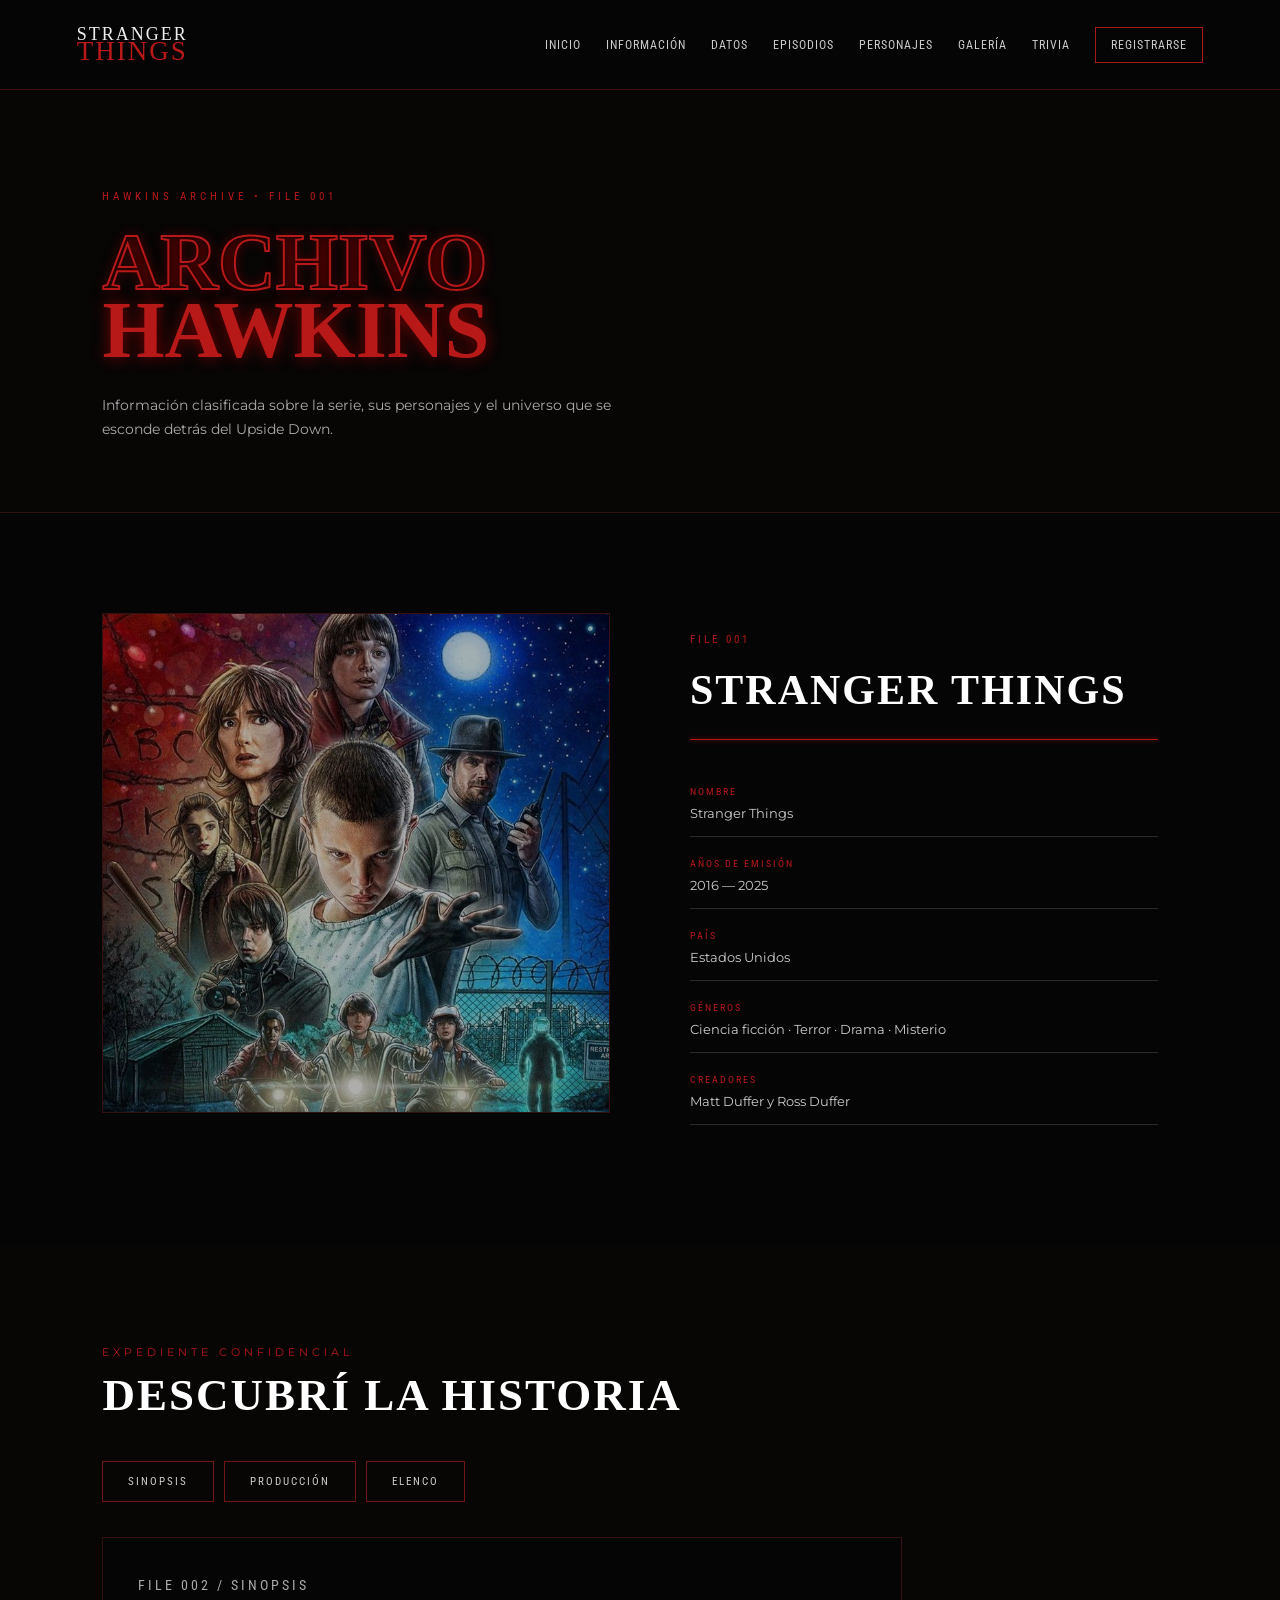
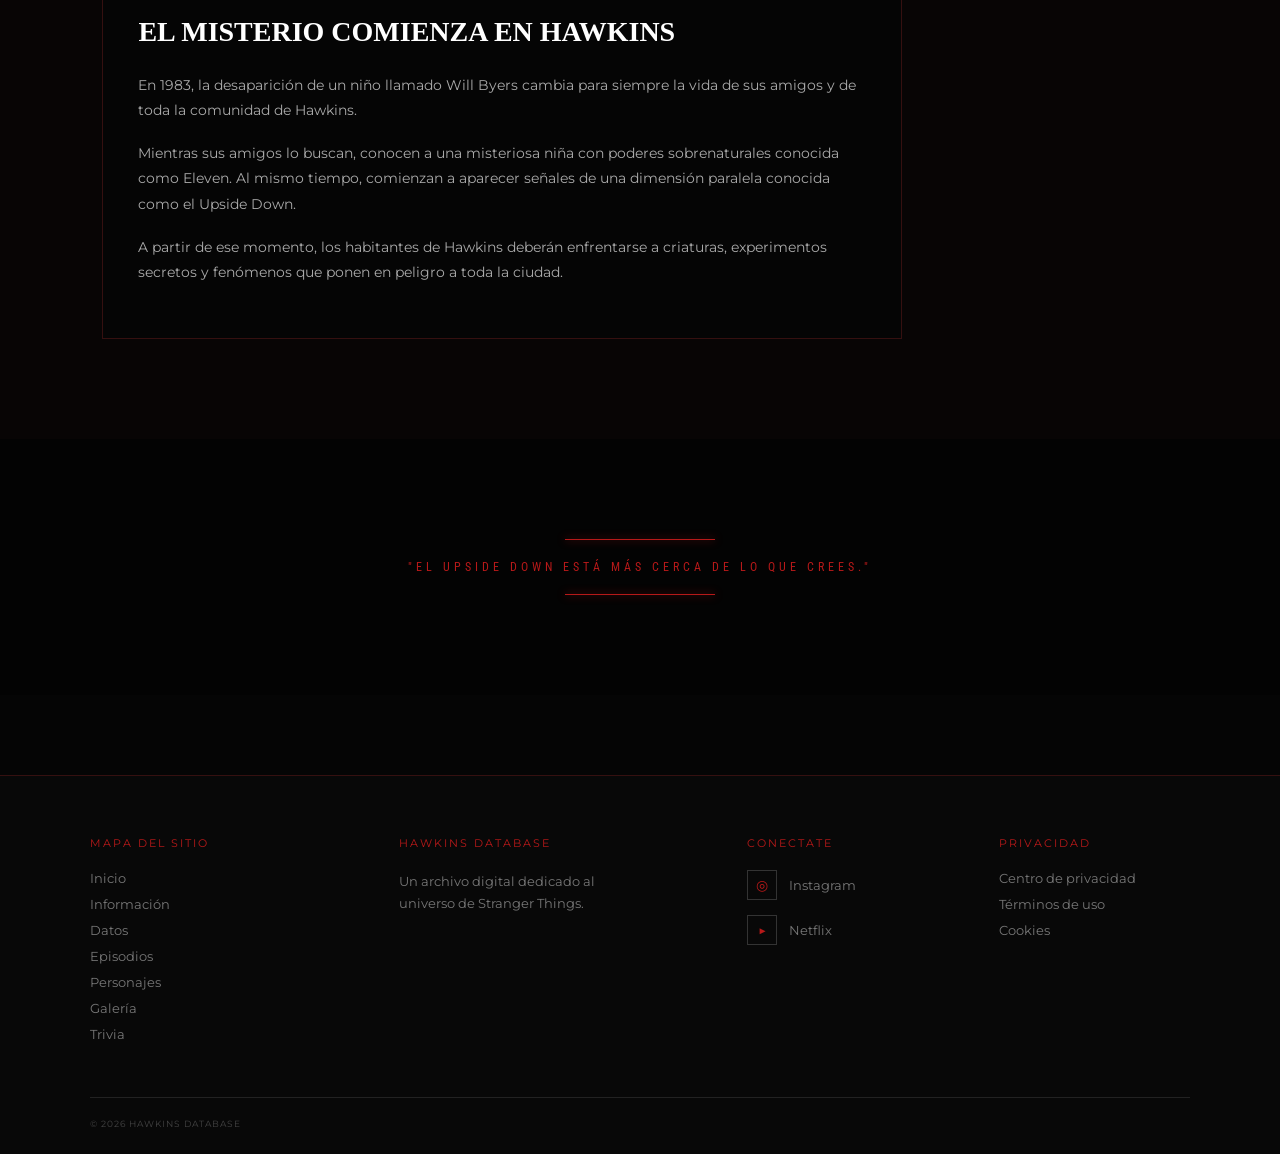
<file: Stranger things - Oliva Lizarraga/subpaginas/informacion.html>
<!DOCTYPE html>
<html lang="es">

<head>
    <meta charset="UTF-8">
    <meta name="viewport" content="width=device-width, initial-scale=1.0">

    <title>Stranger Things</title>
    <link rel="stylesheet" href="../CSS/style.css">
    <link href="https://fonts.googleapis.com/css2?family=Montserrat:wght@400;600;700&family=Roboto+Condensed:wght@400;700&display=swap" rel="stylesheet">
</head>

<body>

    <!-- ENCABEZADO -->

    <header class="encabezado">

        <div class="logo">
            STRANGER<br>
            <span>THINGS</span>
        </div> 

        <nav class="navegacion">
             <a href="../index.html">INICIO</a>
            <a href="../subpaginas/informacion.html">INFORMACIÓN</a>
            <a href="../subpaginas/datos.html">DATOS</a>
            <a href="../subpaginas/episodios.html">EPISODIOS</a>
            <a href="../subpaginas/personajes.html">PERSONAJES</a>
            <a href="../subpaginas/galeria.html">GALERÍA</a>
            <a href="../subpaginas/trivia.html">TRIVIA</a>
            <a href="../subpaginas/registro.html" class="boton_registro">REGISTRARSE</a>
        </nav>

    </header>

     <!-- TITULO -->

    <main>

        <section class="titulo_informacion">

            <p>HAWKINS ARCHIVE • FILE 001</p>

            <h1>
                ARCHIVO<br>
                <span>HAWKINS</span>
            </h1>

            <p class="texto_intro">
                Información clasificada sobre la serie,
                sus personajes y el universo que se esconde
                detrás del Upside Down.
            </p>

        </section>

        <!-- FICHA DE LA SERIE -->

        <section class="ficha">

            <div class="imagen_ficha">
                <img src="../imagenes/inforimg.jpg" alt="">
            </div>

            <div class="datos_ficha">

                <p class="numero">FILE 001</p>

                <h2>STRANGER THINGS</h2>

                <div class="linea_roja"></div>

                <div class="dato">
                    <span>NOMBRE</span>
                    <p>Stranger Things</p>
                </div>

                <div class="dato">
                    <span>AÑOS DE EMISIÓN</span>
                    <p>2016 — 2025</p>
                </div>

                <div class="dato">
                    <span>PAÍS</span>
                    <p>Estados Unidos</p>
                </div>

                <div class="dato">
                    <span>GÉNEROS</span>
                    <p>Ciencia ficción · Terror · Drama · Misterio</p>
                </div>

                <div class="dato">
                    <span>CREADORES</span>
                    <p>Matt Duffer y Ross Duffer</p>
                </div>

            </div>

        </section>

        <!-- BOTONES -->

        <section class="explorador">

            <div class="titulo_seccion">
                <p>EXPEDIENTE CONFIDENCIAL</p>
                <h2>DESCUBRÍ LA HISTORIA</h2>
            </div>

            <div class="botones_info">

                <button onclick="mostrarInfo('sinopsis')">
                    SINOPSIS
                </button>

                <button onclick="mostrarInfo('produccion')">
                    PRODUCCIÓN
                </button>

                <button onclick="mostrarInfo('elenco')">
                    ELENCO
                </button>

            </div>

            <!-- SINOPSIS -->

            <div id="sinopsis" class="contenido_info">

                <p class="numero">FILE 002 / SINOPSIS</p>

                <h3>EL MISTERIO COMIENZA EN HAWKINS</h3>

                <p>
                    En 1983, la desaparición de un niño llamado
                    Will Byers cambia para siempre la vida de sus
                    amigos y de toda la comunidad de Hawkins.
                </p>

                <p>
                    Mientras sus amigos lo buscan, conocen a una
                    misteriosa niña con poderes sobrenaturales
                    conocida como Eleven. Al mismo tiempo,
                    comienzan a aparecer señales de una dimensión
                    paralela conocida como el Upside Down.
                </p>

                <p>
                    A partir de ese momento, los habitantes de
                    Hawkins deberán enfrentarse a criaturas,
                    experimentos secretos y fenómenos que ponen
                    en peligro a toda la ciudad.
                </p>

            </div>

            <!-- PRODUCCION -->

            <div id="produccion" class="contenido_info" style="display: none;">

                <p class="numero">FILE 003 / PRODUCCIÓN</p>

                <h3>DETRÁS DE STRANGER THINGS</h3>

                <p>
                    Stranger Things fue creada por los hermanos
                    Matt Duffer y Ross Duffer. La serie combina
                    elementos de ciencia ficción, terror, aventura
                    y misterio con una fuerte inspiración en la
                    cultura popular de los años 80.
                </p>

                <p>
                    Su estética está influenciada por películas,
                    videojuegos, música y literatura de la época.
                    Las bicicletas, los walkie-talkies, los
                    videoclubes y las luces de Navidad forman parte
                    de la identidad visual de la historia.
                </p>

            </div>

            <!-- ELENCO -->

            <div id="elenco" class="contenido_info" style="display: none;">

                <p class="numero">FILE 004 / ELENCO</p>

                <h3>PERSONAJES PRINCIPALES</h3>

                <p>
                    <strong>Millie Bobby Brown</strong> — Eleven
                </p>
                <p>
                    <strong>Noah Schnapp</strong> — Will Byers
                </p>
                <p>
                    <strong>Finn Wolfhard</strong> — Mike Wheeler
                </p>
                <p>
                    <strong>Gaten Matarazzo</strong> — Dustin Henderson
                </p>
                <p>
                    <strong>Caleb McLaughlin</strong> — Lucas Sinclair
                </p>
                <p>
                    <strong>Sadie Sink</strong> — Max Mayfield
                </p>
                <p>
                    <strong>Winona Ryder</strong> — Joyce Byers
                </p>
                <p>
                    <strong>David Harbour</strong> — Jim Hopper
                </p>

            </div>

        </section>

        <section class="frase">

            <div class="linea_frase"></div>

            <p> "EL UPSIDE DOWN ESTÁ MÁS CERCA DE LO QUE CREES."</p>

            <div class="linea_frase"></div>

        </section>

    </main>

    <!-- FOOTER -->

    <footer class="footer">

    <div class="footer_contenido">

        <div class="footer_mapa">
            <p class="footer_titulo">MAPA DEL SITIO</p>

            <a href="../index.html">Inicio</a>
            <a href="../subpaginas/informacion.html">Información</a>
            <a href="../subpaginas/datos.html">Datos</a>
            <a href="../subpaginas/episodios.html">Episodios</a>
            <a href="../subpaginas/personajes.html">Personajes</a>
            <a href="../subpaginas/galeria.html">Galería</a>
            <a href="../subpaginas/trivia.html">Trivia</a>

        </div>

        <div class="footer_info">

            <p class="footer_titulo">HAWKINS DATABASE</p>

            <p>
                Un archivo digital dedicado al universo de
                Stranger Things.
            </p>

        </div>

        <div class="footer_redes">

            <p class="footer_titulo">CONECTATE</p>

            <a href="https://www.instagram.com/strangerthingstv?utm_source=ig_web_button_share_sheet&stkn=ZDNlZDc0MzIxNw==" class="red_social">
                <span>◎</span>
                Instagram
            </a>

            <a href="#" class="red_social">
                <span>▶</span>
                Netflix
            </a>

        </div>

        <div class="footer_privacidad">

            <p class="footer_titulo">PRIVACIDAD</p>

            <a href="#">Centro de privacidad</a>
            <a href="#">Términos de uso</a>
            <a href="#">Cookies</a>

        </div>

    </div>

    <div class="footer_linea"></div>

    <div class="footer_bottom">

        <p>© 2026 HAWKINS DATABASE</p>

    </div>

    </footer>

<script src="../funciones.js"></script>

</body>

</html>
</file>
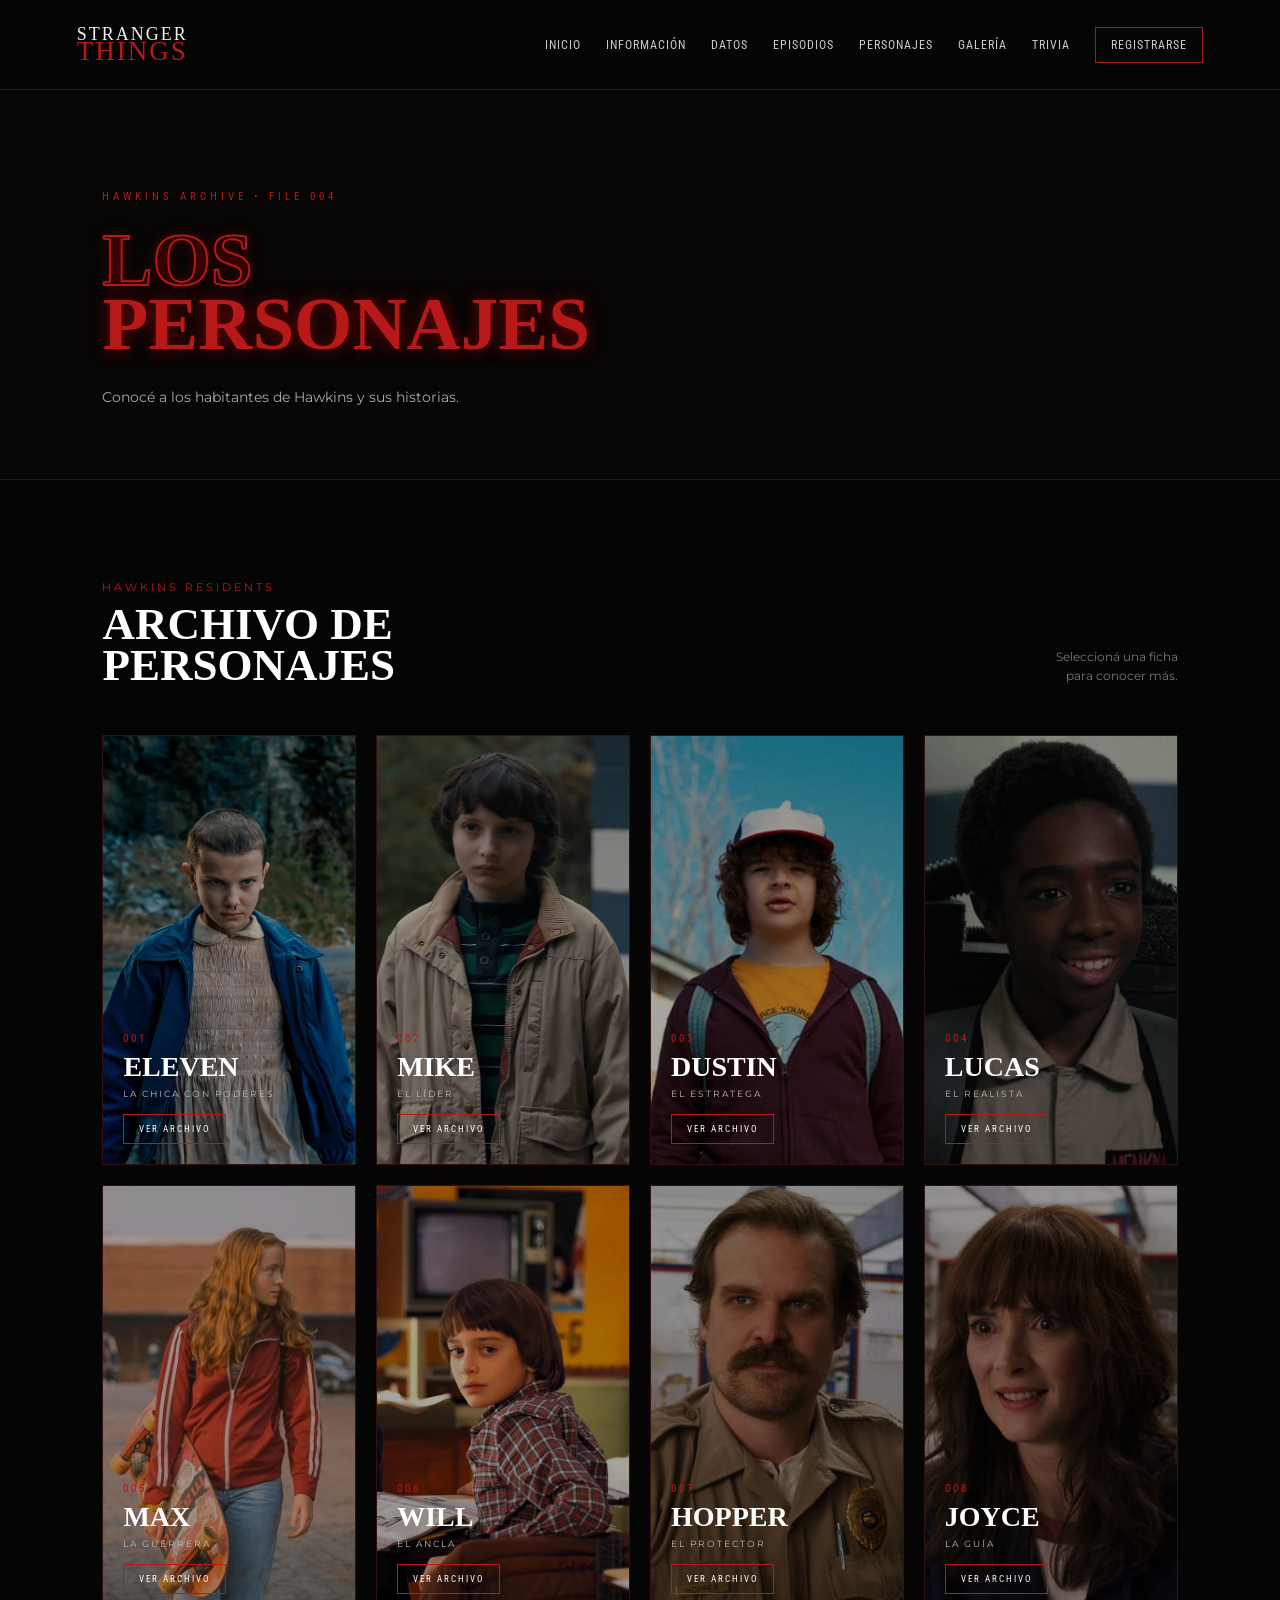
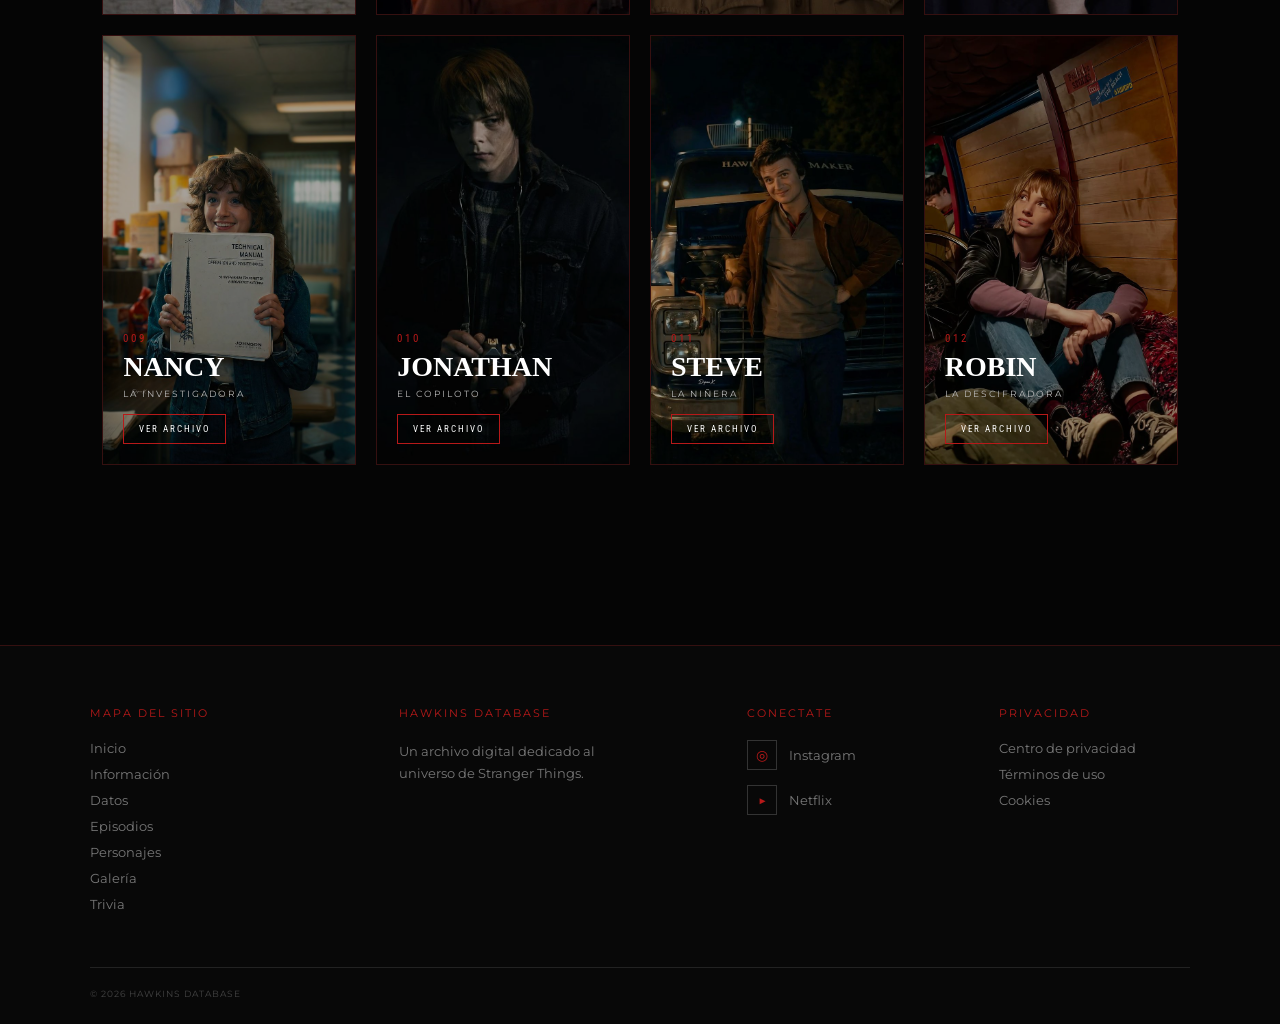
<file: Stranger things - Oliva Lizarraga/subpaginas/personajes.html>
<!DOCTYPE html>
<html lang="es">

<head>
    <meta charset="UTF-8">
    <meta name="viewport" content="width=device-width, initial-scale=1.0">

    <title>Stranger Things</title>
    <link rel="stylesheet" href="../CSS/style.css">
    <link href="https://fonts.googleapis.com/css2?family=Montserrat:wght@400;600;700&family=Roboto+Condensed:wght@400;700&display=swap" rel="stylesheet">
</head>

<body>

    <!-- ENCABEZADO -->

    <header class="encabezado">

        <div class="logo">
            STRANGER<br>
            <span>THINGS</span>
        </div> 

        <nav class="navegacion">

            <a href="../index.html">INICIO</a>
            <a href="../subpaginas/informacion.html">INFORMACIÓN</a>
            <a href="../subpaginas/datos.html">DATOS</a>
            <a href="../subpaginas/episodios.html">EPISODIOS</a>
            <a href="../subpaginas/personajes.html">PERSONAJES</a>
            <a href="../subpaginas/galeria.html">GALERÍA</a>
            <a href="../subpaginas/trivia.html">TRIVIA</a>
            <a href="../subpaginas/registro.html" class="boton_registro">REGISTRARSE</a>

        </nav>

    </header>

    <main>

        <!-- TITULO -->

        <section class="titulo_personajes">

            <p>HAWKINS ARCHIVE • FILE 004</p>

            <h1>
                LOS<br>
                <span>PERSONAJES</span>
            </h1>

            <p class="texto_intro">
                Conocé a los habitantes de Hawkins y
                sus historias.
            </p>

        </section>

        <!-- PERSONAJES -->

        <section class="seccion_personajes">

            <div class="encabezado_personajes">

                <div>

                    <p>HAWKINS RESIDENTS</p>

                    <h2>
                        ARCHIVO DE<br>
                        PERSONAJES
                    </h2>

                </div>

                <p class="instruccion">
                    Seleccioná una ficha<br>
                    para conocer más.
                </p>

            </div>

            <div class="tarjetas_personajes">

                <!-- ELEVEN -->

                <div class="personaje">

                    <img src="../imagenes/eleven.jpg" alt="Eleven">

                    <div class="informacion_personaje">

                        <span>001</span>

                        <h3>ELEVEN</h3>

                        <p>LA CHICA CON PODERES</p>

                        <button onclick="abrirPersonaje('eleven')">
                            VER ARCHIVO
                        </button>

                    </div>

                </div>

                <!-- MIKE -->

                <div class="personaje">

                    <img src="../imagenes/mike.jpg" alt="Mike Wheeler">

                    <div class="informacion_personaje">

                        <span>002</span>

                        <h3>MIKE</h3>

                        <p>EL LÍDER</p>

                        <button onclick="abrirPersonaje('mike')">
                            VER ARCHIVO
                        </button>

                    </div>

                </div>

                <!-- DUSTIN -->

                <div class="personaje">

                    <img src="../imagenes/dustin.jpg" alt="Dustin Henderson">

                    <div class="informacion_personaje">

                        <span>003</span>

                        <h3>DUSTIN</h3>

                        <p>EL ESTRATEGA</p>

                        <button onclick="abrirPersonaje('dustin')">
                            VER ARCHIVO
                        </button>

                    </div>

                </div>

                <!-- LUCAS -->

                <div class="personaje">

                    <img src="../imagenes/lucas.jpg" alt="Lucas Sinclair">

                    <div class="informacion_personaje">

                        <span>004</span>

                        <h3>LUCAS</h3>

                        <p>EL REALISTA</p>

                        <button onclick="abrirPersonaje('lucas')">
                            VER ARCHIVO
                        </button>

                    </div>

                </div>

                <!-- MAX -->

                <div class="personaje">

                    <img src="../imagenes/max.jpg" alt="Max Mayfield">

                    <div class="informacion_personaje">

                        <span>005</span>

                        <h3>MAX</h3>

                        <p>LA GUERRERA</p>

                        <button onclick="abrirPersonaje('max')">
                            VER ARCHIVO
                        </button>

                    </div>

                </div>

                <!-- WILL -->

                <div class="personaje">

                    <img src="../imagenes/will.jpg" alt="Will Byers">

                    <div class="informacion_personaje">

                        <span>006</span>

                        <h3>WILL</h3>

                        <p>EL ANCLA</p>

                        <button onclick="abrirPersonaje('will')">
                            VER ARCHIVO
                        </button>

                    </div>

                </div>

                <!-- HOPPER -->

                <div class="personaje">

                    <img src="../imagenes/hopper.jpg" alt="Jim Hopper">

                    <div class="informacion_personaje">

                        <span>007</span>

                        <h3>HOPPER</h3>

                        <p>EL PROTECTOR</p>

                        <button onclick="abrirPersonaje('hopper')">
                            VER ARCHIVO
                        </button>

                    </div>

                </div>

                <!-- JOYCE -->

                <div class="personaje">

                    <img src="../imagenes/joyce.jpg" alt="Joyce Byers">

                    <div class="informacion_personaje">

                        <span>008</span>

                        <h3>JOYCE</h3>

                        <p>LA GUÍA</p>

                        <button onclick="abrirPersonaje('joyce')">
                            VER ARCHIVO
                        </button>

                    </div>

                </div>

                <!-- NANCY -->

                <div class="personaje">

                    <img src="../imagenes/nancy.jpg" alt="Nancy Wheeler">

                    <div class="informacion_personaje">

                        <span>009</span>

                        <h3>NANCY</h3>

                        <p>LA INVESTIGADORA</p>

                        <button onclick="abrirPersonaje('nancy')">
                            VER ARCHIVO
                        </button>

                    </div>

                </div>

                <!-- JONATHAN -->

                <div class="personaje">

                    <img src="../imagenes/jonathan.jpg" alt="Jonathan Byers">

                    <div class="informacion_personaje">

                        <span>010</span>

                        <h3>JONATHAN</h3>

                        <p>EL COPILOTO</p>

                        <button onclick="abrirPersonaje('jonathan')">
                            VER ARCHIVO
                        </button>

                    </div>

                </div>

                <!-- STEVE -->

                <div class="personaje">

                    <img src="../imagenes/steve.jpg" alt="Steve Harrington">

                    <div class="informacion_personaje">

                        <span>011</span>

                        <h3>STEVE</h3>

                        <p>LA NIÑERA</p>

                        <button onclick="abrirPersonaje('steve')">
                            VER ARCHIVO
                        </button>

                    </div>

                </div>

                <!-- ROBIN -->

                <div class="personaje">

                    <img src="../imagenes/robin.jpg" alt="Robin Buckley">

                    <div class="informacion_personaje">

                        <span>012</span>

                        <h3>ROBIN</h3>

                        <p>LA DESCIFRADORA</p>

                        <button onclick="abrirPersonaje('robin')">
                            VER ARCHIVO
                        </button>

                    </div>

                </div>

            </div>

        </section>

        <!-- VENTANA DE INFORMACION -->

        <div id="ventana" class="ventana">

            <div class="contenido_ventana">

                <button class="cerrar" onclick="cerrarPersonaje()">
                    X
                </button>

                <p id="numeroVentana" class="numero"></p>

                <h2 id="nombreVentana"></h2>

                <div class="linea_roja"></div>

                <p id="textoVentana"></p>

            </div>

        </div>

    </main>

    <!-- FOOTER -->

    <footer class="footer">

    <div class="footer_contenido">

        <div class="footer_mapa">
            <p class="footer_titulo">MAPA DEL SITIO</p>

            <a href="../index.html">Inicio</a>
            <a href="../subpaginas/informacion.html">Información</a>
            <a href="../subpaginas/datos.html">Datos</a>
            <a href="../subpaginas/episodios.html">Episodios</a>
            <a href="../subpaginas/personajes.html">Personajes</a>
            <a href="../subpaginas/galeria.html">Galería</a>
            <a href="../subpaginas/trivia.html">Trivia</a>

        </div>

        <div class="footer_info">

            <p class="footer_titulo">HAWKINS DATABASE</p>

            <p>
                Un archivo digital dedicado al universo de
                Stranger Things.
            </p>

        </div>

        <div class="footer_redes">

            <p class="footer_titulo">CONECTATE</p>

            <a href="https://www.instagram.com/strangerthingstv?utm_source=ig_web_button_share_sheet&stkn=ZDNlZDc0MzIxNw==" class="red_social">
                <span>◎</span>
                Instagram
            </a>

            <a href="#" class="red_social">
                <span>▶</span>
                Netflix
            </a>

        </div>

        <div class="footer_privacidad">

            <p class="footer_titulo">PRIVACIDAD</p>

            <a href="#">Centro de privacidad</a>
            <a href="#">Términos de uso</a>
            <a href="#">Cookies</a>

        </div>

    </div>

    <div class="footer_linea"></div>

    <div class="footer_bottom">

        <p>© 2026 HAWKINS DATABASE</p>

    </div>

    </footer>

    <script src="../funciones.js"></script>

</body>

</html>
</file>
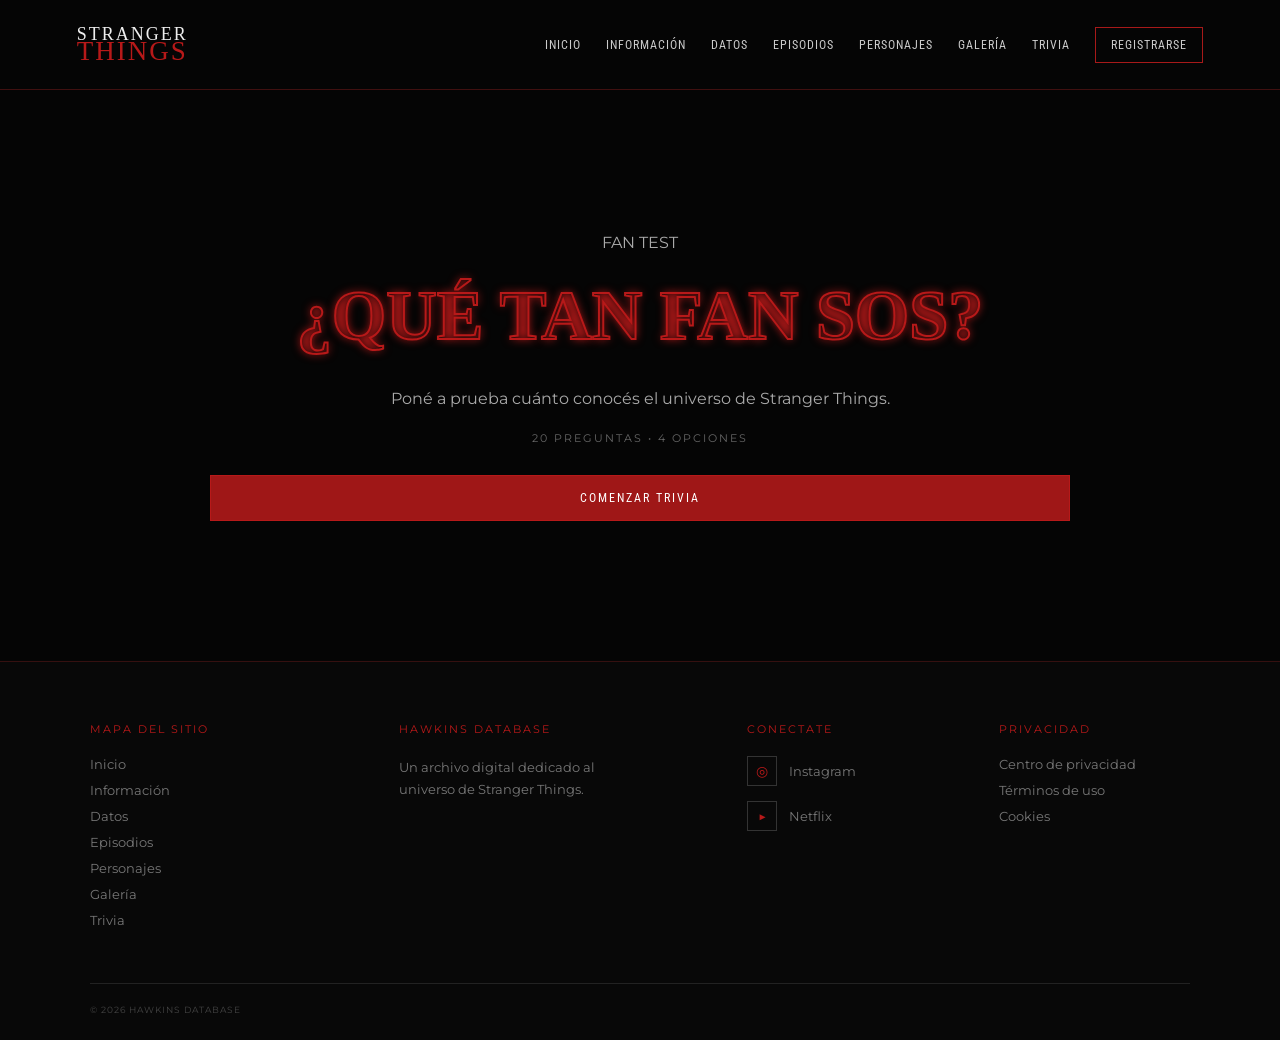
<file: Stranger things - Oliva Lizarraga/subpaginas/trivia.html>
<!DOCTYPE html>
<html lang="es">

<head>
    <meta charset="UTF-8">
    <meta name="viewport" content="width=device-width, initial-scale=1.0">

    <title>Stranger Things</title>
    <link rel="stylesheet" href="../CSS/style.css">
    <link href="https://fonts.googleapis.com/css2?family=Montserrat:wght@400;600;700&family=Roboto+Condensed:wght@400;700&display=swap" rel="stylesheet">
</head>

<body>

    <!-- ENCABEZADO -->

    <header class="encabezado">

        <div class="logo">
            STRANGER<br>
            <span>THINGS</span>
        </div> 

        <nav class="navegacion">

            <a href="../index.html">INICIO</a>
            <a href="../subpaginas/informacion.html">INFORMACIÓN</a>
            <a href="../subpaginas/datos.html">DATOS</a>
            <a href="../subpaginas/episodios.html">EPISODIOS</a>
            <a href="../subpaginas/personajes.html">PERSONAJES</a>
            <a href="../subpaginas/galeria.html">GALERÍA</a>
            <a href="../subpaginas/trivia.html">TRIVIA</a>
            <a href="../subpaginas/registro.html" class="boton_registro">REGISTRARSE</a>

        </nav>

    </header>

<main>

    <section class="trivia">

        <div id="inicioTrivia" class="inicio_trivia">

            <p class="archivo"> FAN TEST</p>

            <h1>¿QUÉ TAN FAN SOS?</h1>

            <p> Poné a prueba cuánto conocés el universo de Stranger Things. </p>

            <span>20 PREGUNTAS • 4 OPCIONES</span>

            <button class="boton_enviar" onclick="comenzarTrivia()">
                COMENZAR TRIVIA
            </button>

        </div>

</main>

    <footer class="footer">

    <div class="footer_contenido">

        <div class="footer_mapa">
            <p class="footer_titulo">MAPA DEL SITIO</p>

            <a href="../index.html">Inicio</a>
            <a href="../subpaginas/informacion.html">Información</a>
            <a href="../subpaginas/datos.html">Datos</a>
            <a href="../subpaginas/episodios.html">Episodios</a>
            <a href="../subpaginas/personajes.html">Personajes</a>
            <a href="../subpaginas/galeria.html">Galería</a>
            <a href="../subpaginas/trivia.html">Trivia</a>

        </div>

        <div class="footer_info">

            <p class="footer_titulo">HAWKINS DATABASE</p>

            <p>
                Un archivo digital dedicado al universo de
                Stranger Things.
            </p>

        </div>

        <div class="footer_redes">

            <p class="footer_titulo">CONECTATE</p>

            <a href="https://www.instagram.com/strangerthingstv?utm_source=ig_web_button_share_sheet&stkn=ZDNlZDc0MzIxNw==" class="red_social">
                <span>◎</span>
                Instagram
            </a>

            <a href="#" class="red_social">
                <span>▶</span>
                Netflix
            </a>

        </div>

        <div class="footer_privacidad">

            <p class="footer_titulo">PRIVACIDAD</p>

            <a href="#">Centro de privacidad</a>
            <a href="#">Términos de uso</a>
            <a href="#">Cookies</a>

        </div>

    </div>

    <div class="footer_linea"></div>

    <div class="footer_bottom">

        <p>© 2026 HAWKINS DATABASE</p>

    </div>

    </footer>

    <script src="../funciones.js"></script>

</body>

</html>
</file>
<file: Stranger things - Oliva Lizarraga/CSS/style.css>
* {
    margin: 0;
    padding: 0;
    box-sizing: border-box;
}

body {
    background-color: #050505;
    color: white;
    font-family: "Montserrat", sans-serif;
}

a {
    text-decoration: none;
    color: white;
}

/* ENCABEZADO */

.encabezado {
    height: 90px;
    display: flex;
    align-items: center;
    justify-content: space-between;
    padding: 0 6%;
    background-color: #050505;
    border-bottom: 1px solid #401010;
}

/* LOGO */

.logo {
    font-family: Georgia, serif;
    font-size: 18px;
    line-height: 0.8;
    letter-spacing: 2px;
    text-align: center;
    color: #eeeeee;
}

.logo span {
    color: #b71919;
    font-size: 27px;
}

/* NAVEGACIÓN */

.navegacion {
    display: flex;
    align-items: center;
    gap: 25px;
}

.navegacion a {
    font-family: "Roboto Condensed", sans-serif;
    font-size: 12px;
    letter-spacing: 1px;
    color: #cccccc;
}

.navegacion a:hover {
    color: #c01818;
}

/* BOTÓN REGISTRO */

.boton_registro {
    border: 1px solid #a71919;
    padding: 10px 15px;
}

.boton_registro:hover {
    background-color: #a71919;
}

/* PORTADA */

.portada {
    height: 700px;
    display: flex;
    align-items: center;
    padding-left: 8%;
}

/* CONTENIDO */

.contenido_portada {
    max-width: 600px;
}

/* SUBTÍTULO */

.subtitulo {
    color: #b71919;
    font-family: "Roboto Condensed", sans-serif;
    font-size: 13px;
    letter-spacing: 5px;
    margin-bottom: 25px;
}

/* TÍTULO */

.portada h1 {
    font-family: Georgia, serif;
    font-size: 110px;
    line-height: 0.75;
    letter-spacing: -5px;
    color: transparent;
    text-shadow: 0 0 15px #500000;
    -webkit-text-stroke: 2px #b71919;
}

.portada h1 span {
    color: #b71919;
    -webkit-text-stroke: 0;
    text-shadow: 0 0 20px #790000;
}

/* DESCRIPCIÓN */

.descripcion {
    max-width: 400px;
    margin-top: 40px;
    margin-bottom: 30px;
    color: #cccccc;
    font-size: 14px;
    line-height: 1.7;
}

/* BOTONES */

.boton {
    display: inline-block;
    padding: 14px 30px;
    border: 1px solid #a71919;
    font-family: "Roboto Condensed", sans-serif;
    font-size: 12px;
    letter-spacing: 2px;
}

.boton:hover {
    background-color: #a71919;
}

/* EXPLORAR */

.explorar {
    padding: 100px 8%;
    background-color: #080505;
}

/* TÍTULO */

.titulo_seccion {
    margin-bottom: 50px;
}

.titulo_seccion p {
    color: #b71919;
    font-size: 11px;
    letter-spacing: 4px;
    margin-bottom: 10px;
}

.titulo_seccion h2 {
    font-family: Georgia, serif;
    font-size: 45px;
    letter-spacing: 2px;
}

/* TARJETAS */

.tarjetas {
    display: grid;
    grid-template-columns: repeat(3, 1fr);
    gap: 20px;
}

/* TARJETA */

.tarjeta {
    height: 330px;
    position: relative;
    overflow: hidden;
    border: 1px solid #361010;
    background-color: #111;
    display: block;
    transition: 0.3s;
}

.tarjeta_grande {
    grid-column: span 2;
}

.tarjeta_mediana {
    width: 85%;
}

/* IMAGEN */

.imagen_tarjeta img{
    width: 100%;
    height: 100%;
    position: absolute;
    top: 0;
    left: 0;
    background-size: cover;
    background-position: center;
    filter: brightness(0.6);
    transition: transform 0.5s, filter 0.5s;
}

/* TEXTO */

.texto_tarjeta {
    position: absolute;
    left: 25px;
    bottom: 25px;
    z-index: 2;
}

.texto_tarjeta h3 {
    margin-top: 7px;
    font-family: Georgia, serif;
    font-size: 25px;
}

.texto_tarjeta p {
    margin-top: 8px;
    font-size: 11px;
    color: #cccccc;
}

/* EFECTO AL PASAR EL MOUSE */

.tarjeta:hover {
    border-color: #b71919;
}

.tarjeta:hover .imagen_tarjeta img {
    transform: scale(1.08);
    filter: brightness(0.85); 
}

.tarjeta:hover .texto_tarjeta h3 {
    color: #b71919;
}

/* REGISTRO */

.registro {
    height: 450px;
    display: flex;
    justify-content: center;
    align-items: center;
    text-align: center;
    background-image:url(../imagenes/fondo.jpg);
    background-size: cover;
    background-position: center;
    border-top: 2px solid #351010;
}

.contenido_registro p {
    color: #b71919;
    font-size: 11px;
    letter-spacing: 4px;
    margin-bottom: 15px;
}

.contenido_registro h2 {
    font-family: Georgia, serif;
    font-size: 45px;
    line-height: 1.1;
    margin-bottom: 30px;
}

/* FOOTER */

.footer {
    background-color: #080808;
    border-top: 1px solid #351010;
    padding: 60px 7% 25px;
    margin-top: 80px;
}

.footer_contenido {
    display: grid;
    grid-template-columns: 1.3fr 1.5fr 1fr 1fr;
    gap: 60px;
    max-width: 1200px;
    margin: auto;
}

.footer_titulo {
    color: #b71919;
    font-size: 11px;
    letter-spacing: 2px;
    margin-bottom: 20px;
}

.footer_mapa {
    display: flex;
    flex-direction: column;
}

.footer_mapa a,
.footer_privacidad a {
    color: #777;
    text-decoration: none;
    font-size: 13px;
    margin-bottom: 10px;
    transition: .3s;
}

.footer_mapa a:hover,
.footer_privacidad a:hover {
    color: #b71919;
    padding-left: 5px;
}

.footer_info p:not(.footer_titulo){
    color: #777;
    font-size: 13px;
    line-height: 1.7;
    max-width: 250px;
}

.footer_redes {
    display: flex;
    flex-direction: column;
}

.red_social {
    display: flex;
    align-items: center;
    gap: 12px;
    color: #777;
    text-decoration: none;
    font-size: 13px;
    margin-bottom: 15px;
    transition: .3s;
}

.red_social span {
    width: 30px;
    height: 30px;
    border: 1px solid #333;
    display: flex;
    align-items: center;
    justify-content: center;
    color: #b71919;
    font-size: 14px;
    transition: .3s;
}

.red_social:hover {
    color: white;
}

.red_social:hover span {
    border-color: #b71919;
    box-shadow: 0 0 10px #b71919;
}

.footer_privacidad {
    display: flex;
    flex-direction: column;
}

.footer_linea {
    max-width: 1200px;
    height: 1px;
    background-color: #222;
    margin: 45px auto 20px;
}

.footer_bottom {
    max-width: 1200px;
    margin: auto;
    display: flex;
    justify-content: space-between;
}

.footer_bottom p {
    color: #444;
    font-size: 9px;
    letter-spacing: 1px;
}

.ig {
    color: #711515;
}





/* =========================
   PÁGINA INFORMACIÓN
========================= */

.titulo_informacion {
    padding: 100px 8% 70px;
    background-color: #080505;
    border-bottom: 1px solid #351010;
}

.titulo_informacion p:first-child {
    color: #b71919;
    font-family: "Roboto Condensed", sans-serif;
    font-size: 11px;
    letter-spacing: 4px;
    margin-bottom: 25px;
}

.titulo_informacion h1 {
    font-family: Georgia, serif;
    font-size: 80px;
    line-height: 0.85;
    color: transparent;
    -webkit-text-stroke: 2px #b71919;
    text-shadow: 0 0 12px #500000;
}

.titulo_informacion h1 span {
    color: #b71919;
    -webkit-text-stroke: 0;
    text-shadow: 0 0 15px #790000;
}

.texto_intro {
    max-width: 550px;
    margin-top: 30px;
    color: #aaaaaa;
    font-size: 14px;
    line-height: 1.7;
}

/* FICHA */

.ficha {
    display: grid;
    grid-template-columns: 1fr 1fr;
    gap: 60px;
    padding: 100px 8%;
    background-color: #050505;
}

.imagen_ficha {
    height: 500px;
    overflow: hidden;
    border: 1px solid #351010;
}

.imagen_ficha img {
    width: 100%;
    height: 100%;
    object-fit: cover;
    filter: brightness(0.7);
}

.imagen_ficha img:hover {
    filter: brightness(0.9);
}


.datos_ficha {
    padding: 20px;
}

.numero {
    color: #b71919;
    font-family: "Roboto Condensed", sans-serif;
    font-size: 11px;
    letter-spacing: 3px;
    margin-bottom: 20px;
}

.datos_ficha h2 {
    font-family: Georgia, serif;
    font-size: 42px;
    letter-spacing: 2px;
}

.linea_roja {
    width: 100%;
    height: 1px;
    background-color: #b71919;
    margin: 25px 0;
    box-shadow: 0 0 5px #b71919;
}

.dato {
    border-bottom: 1px solid #292929;
    padding: 15px 0;
}

.dato span {
    color: #b71919;
    font-family: "Roboto Condensed", sans-serif;
    font-size: 10px;
    letter-spacing: 2px;
}

.dato p {
    margin-top: 6px;
    color: #cccccc;
    font-size: 13px;
}

/* EXPLORADOR */

.explorador {
    padding: 100px 8%;
    background-color: #080505;
}

.titulo_seccion {
    margin-bottom: 40px;
}

.titulo_seccion p {
    color: #b71919;
    font-size: 11px;
    letter-spacing: 4px;
    margin-bottom: 10px;
}

.titulo_seccion h2 {
    font-family: Georgia, serif;
    font-size: 45px;
}

/* BOTONES */

.botones_info {
    display: flex;
    gap: 10px;
    margin-bottom: 35px;
}

.botones_info button {
    padding: 13px 25px;
    background-color: transparent;
    border: 1px solid #711515;
    color: #cccccc;
    font-family: "Roboto Condensed", sans-serif;
    font-size: 11px;
    letter-spacing: 2px;
    cursor: pointer;
}

.botones_info button:hover {
    background-color: #8f1515;
    color: white;
}

/* CONTENIDO */

.contenido_info {
    max-width: 800px;
    padding: 35px;
    border: 1px solid #351010;
    background-color: #050505;
}

.contenido_info h3 {
    font-family: Georgia, serif;
    font-size: 28px;
    margin-bottom: 25px;
}

.contenido_info p {
    color: #aaaaaa;
    font-size: 14px;
    line-height: 1.8;
    margin-bottom: 18px;
}

.contenido_info strong {
    color: #dddddd;
}

/* FRASE */

.frase {
    padding: 80px 8%;
    text-align: center;
    background-color: #030303;
}

.linea_frase {
    width: 150px;
    height: 1px;
    margin: 20px auto;
    background-color: #b71919;
    box-shadow: 0 0 8px #b71919;
}

.frase p {
    color: #b71919;
    font-family: "Roboto Condensed", sans-serif;
    font-size: 12px;
    letter-spacing: 4px;
}





/* =========================
   PÁGINA DATOS
========================= */

.titulo_datos {
    padding: 100px 8% 70px;
    background-color: #080505;
    border-bottom: 1px solid #351010;
}

.titulo_datos > p:first-child {
    color: #b71919;
    font-family: "Roboto Condensed", sans-serif;
    font-size: 11px;
    letter-spacing: 4px;
    margin-bottom: 25px;
}

.titulo_datos h1 {
    font-family: Georgia, serif;
    font-size: 75px;
    line-height: 0.85;
    color: transparent;
    -webkit-text-stroke: 2px #b71919;
    text-shadow: 0 0 12px #500000;
}

.titulo_datos h1 span {
    color: #b71919;
    -webkit-text-stroke: 0;
    text-shadow: 0 0 15px #790000;
}

.texto_intro {
    max-width: 550px;
    margin-top: 30px;
    color: #aaaaaa;
    font-size: 14px;
    line-height: 1.7;
}

/* SECCIÓN DATOS */

.seccion_datos {
    padding: 100px 8%;
    background-color: #050505;
}

.encabezado_datos {
    display: flex;
    justify-content: space-between;
    align-items: end;
    margin-bottom: 50px;
}

.encabezado_datos p {
    color: #b71919;
    font-size: 11px;
    letter-spacing: 3px;
    margin-bottom: 10px;
}

.encabezado_datos h2 {
    font-family: Georgia, serif;
    font-size: 45px;
    line-height: 0.9;
}

.texto_archivo {
    color: #777777 !important;
    text-align: right;
    line-height: 1.6;
}

/* TARJETAS */

.tarjetas_datos {
    display: grid;
    grid-template-columns: 1fr 1fr;
    gap: 20px;
}

.dato_tarjeta {
    position: relative;
    min-height: 300px;
    padding: 35px;
    border: 1px solid #351010;
    background-color: #090606;
    transition: 0.3s;
}

.dato_tarjeta:hover {
    border-color: #b71919;
    box-shadow: 0 0 15px #250000;
}

.numero_dato {
    color: #b71919;
    font-family: "Roboto Condensed", sans-serif;
    font-size: 13px;
    letter-spacing: 3px;
    margin-bottom: 45px;
}

.dato_tarjeta h3 {
    font-family: Georgia, serif;
    font-size: 28px;
    margin-bottom: 10px;
}

/* BOTÓN */

.dato_tarjeta button {
    padding: 10px 20px;
    background-color: transparent;
    border: 1px solid #8f1515;
    color: #cccccc;
    font-family: "Roboto Condensed", sans-serif;
    font-size: 10px;
    letter-spacing: 2px;
    cursor: pointer;
}

.dato_tarjeta button:hover {
    background-color: #8f1515;
    color: white;
}

/* INFORMACIÓN OCULTA */

.info_oculta {
    display: none;
    margin-top: 25px;
    padding-top: 20px;
    border-top: 1px solid #351010;
}

.info_oculta p {
    color: #aaaaaa;
    font-size: 13px;
    line-height: 1.7;
}

/* DATO DESTACADO */

.dato_destacado {
    padding: 100px 8%;
    text-align: center;
    background-color: #080505;
    border-top: 1px solid #351010;
}

.dato_destacado > p:first-child {
    color: #b71919;
    font-family: "Roboto Condensed", sans-serif;
    font-size: 11px;
    letter-spacing: 4px;
}

.dato_destacado h2 {
    margin: 20px 0;
    font-family: Georgia, serif;
    font-size: 55px;
    color: transparent;
    -webkit-text-stroke: 1px #b71919;
}

#datoRandom {
    max-width: 600px;
    margin: 0 auto 30px;
    color: #aaaaaa;
    font-size: 14px;
    line-height: 1.7;
}

.boton_secreto {
    padding: 14px 30px;
    background-color: transparent;
    border: 1px solid #b71919;
    color: white;
    font-family: "Roboto Condensed", sans-serif;
    letter-spacing: 2px;
    cursor: pointer;
}

.boton_secreto:hover {
    background-color: #b71919;
}





/* =========================
   PÁGINA PERSONAJES
========================= */

.titulo_personajes {
    padding: 100px 8% 70px;
    background-color: #080505;
    border-bottom: 1px solid #351010;
}

.titulo_personajes > p:first-child {
    color: #b71919;
    font-family: "Roboto Condensed", sans-serif;
    font-size: 11px;
    letter-spacing: 4px;
    margin-bottom: 25px;
}

.titulo_personajes h1 {
    font-family: Georgia, serif;
    font-size: 75px;
    line-height: 0.85;
    color: transparent;
    -webkit-text-stroke: 2px #b71919;
    text-shadow: 0 0 12px #500000;
}

.titulo_personajes h1 span {
    color: #b71919;
    -webkit-text-stroke: 0;
    text-shadow: 0 0 15px #790000;
}

.titulo_personajes .texto_intro {
    max-width: 550px;
    margin-top: 30px;
    color: #aaaaaa;
    font-size: 14px;
    line-height: 1.7;
}

/* SECCIÓN PERSONAJES */

.seccion_personajes {
    padding: 100px 8%;
    background-color: #050505;
}

.encabezado_personajes {
    display: flex;
    justify-content: space-between;
    align-items: end;
    margin-bottom: 50px;
}

.encabezado_personajes > div > p {
    color: #b71919;
    font-size: 11px;
    letter-spacing: 3px;
    margin-bottom: 10px;
}

.encabezado_personajes h2 {
    font-family: Georgia, serif;
    font-size: 45px;
    line-height: 0.9;
}

.instruccion {
    color: #777777;
    font-size: 12px;
    line-height: 1.6;
    text-align: right;
}

/* TARJETAS */

.tarjetas_personajes {
    display: grid;
    grid-template-columns: repeat(4, 1fr);
    gap: 20px;
}

.personaje {
    height: 430px;
    position: relative;
    overflow: hidden;
    border: 1px solid #351010;
    background-color: #111111;
}

.personaje img {
    width: 100%;
    height: 100%;
    object-fit: cover;
    filter: brightness(0.65);
    transition: 0.4s;
}

.personaje:hover img {
    transform: scale(1.05);
    filter: brightness(0.8);
}

/* INFORMACIÓN SOBRE LA FOTO */

.informacion_personaje {
    position: absolute;
    left: 20px;
    right: 20px;
    bottom: 20px;
}

.informacion_personaje span {
    color: #b71919;
    font-family: "Roboto Condensed", sans-serif;
    font-size: 11px;
    letter-spacing: 3px;
}

.informacion_personaje h3 {
    margin-top: 5px;
    font-family: Georgia, serif;
    font-size: 28px;
}

.informacion_personaje p {
    margin-top: 5px;
    margin-bottom: 15px;
    color: #bbbbbb;
    font-size: 9px;
    letter-spacing: 2px;
}

/* BOTÓN */

.informacion_personaje button {
    padding: 9px 15px;
    background-color: transparent;
    border: 1px solid #b71919;
    color: white;
    font-family: "Roboto Condensed", sans-serif;
    font-size: 9px;
    letter-spacing: 2px;
    cursor: pointer;
}

.informacion_personaje button:hover {
    background-color: #b71919;
}

/* VENTANA */

.ventana {
    display: none;
    position: fixed;
    top: 0;
    left: 0;
    width: 100%;
    height: 100%;
    justify-content: center;
    align-items: center;
    background-color: rgba(0, 0, 0, 0.85);
    z-index: 10;
}

/* CAJA */

.contenido_ventana {
    width: 600px;
    max-width: 90%;
    padding: 50px;
    position: relative;
    background-color: #080505;
    border: 1px solid #b71919;
    box-shadow: 0 0 30px #300000;
}

.contenido_ventana h2 {
    font-family: Georgia, serif;
    font-size: 42px;
    color: white;
    margin-bottom: 20px;
}

.contenido_ventana > p:last-child {
    color: #aaaaaa;
    font-size: 14px;
    line-height: 1.8;
}

/* BOTÓN CERRAR */

.cerrar {
    position: absolute;
    top: 15px;
    right: 15px;
    width: 30px;
    height: 30px;
    background-color: transparent;
    border: 1px solid #711515;
    color: #b71919;
    cursor: pointer;
}

.cerrar:hover {
    background-color: #b71919;
    color: white;
}





/* =========================
   PÁGINA EPISODIOS
========================= */

.titulo_episodios {
    padding: 100px 8% 70px;
    background-color: #080505;
    border-bottom: 1px solid #351010;
}

.titulo_episodios > p:first-child {
    color: #b71919;
    font-family: "Roboto Condensed", sans-serif;
    font-size: 11px;
    letter-spacing: 4px;
    margin-bottom: 25px;
}

.titulo_episodios h1 {
    font-family: Georgia, serif;
    font-size: 75px;
    line-height: 0.85;
    color: transparent;
    -webkit-text-stroke: 2px #b71919;
    text-shadow: 0 0 12px #500000;
}

.titulo_episodios h1 span {
    color: #b71919;
    -webkit-text-stroke: 0;
    text-shadow: 0 0 15px #790000;
}

.titulo_episodios .texto_intro {
    max-width: 550px;
    margin-top: 30px;
    color: #aaaaaa;
    font-size: 14px;
    line-height: 1.7;
}

/* SECCIÓN EPISODIOS */

.seccion_episodios {
    padding: 100px 8%;
    background-color: #050505;
}

.encabezado_episodios {
    display: flex;
    justify-content: space-between;
    align-items: end;
    margin-bottom: 45px;
}

.encabezado_episodios > div > p {
    color: #b71919;
    font-size: 11px;
    letter-spacing: 3px;
    margin-bottom: 10px;
}

.encabezado_episodios h2 {
    font-family: Georgia, serif;
    font-size: 45px;
    line-height: 0.9;
}

.instruccion {
    color: #777777;
    font-size: 12px;
    line-height: 1.6;
    text-align: right;
}

/* TEMPORADAS */

.temporadas {
    display: flex;
    gap: 10px;
    margin-bottom: 40px;
    flex-wrap: wrap;
}

.temporadas button {
    padding: 13px 20px;
    background-color: transparent;
    border: 1px solid #711515;
    color: #bbbbbb;
    font-family: "Roboto Condensed", sans-serif;
    font-size: 10px;
    letter-spacing: 2px;
    cursor: pointer;
}

.temporadas button:hover {
    background-color: #8f1515;
    color: white;
}

/* LISTA DE EPISODIOS */

.lista_episodios {
    display: none;
    border-top: 1px solid #351010;
}

#temporada1 {
    display: block;
}

/* TÍTULO TEMPORADA */

.titulo_temporada {
    display: flex;
    align-items: end;
    gap: 25px;
    padding: 35px 0;
}

.titulo_temporada p {
    color: #b71919;
    font-size: 10px;
    letter-spacing: 3px;
}

.titulo_temporada h3 {
    font-family: Georgia, serif;
    font-size: 32px;
}

.titulo_temporada span {
    color: #666666;
    font-size: 10px;
    letter-spacing: 2px;
}

/* EPISODIOS */

.episodio {
    display: grid;
    grid-template-columns: 70px 1fr 100px;
    align-items: center;
    gap: 25px;
    padding: 25px 20px;
    border-top: 1px solid #222222;
}

.episodio:hover {
    background-color: #0d0707;
    border-top-color: #711515;
}

.numero_episodio {
    font-family: Georgia, serif;
    font-size: 28px;
    color: #b71919;
}

.info_episodio h4 {
    font-family: Georgia, serif;
    font-size: 19px;
    margin-bottom: 7px;
}

.info_episodio p {
    color: #888888;
    font-size: 12px;
    line-height: 1.6;
}

.duracion {
    color: #666666;
    font-family: "Roboto Condensed", sans-serif;
    font-size: 10px;
    letter-spacing: 2px;
    text-align: right;
}





/* =========================
   PÁGINA GALERÍA
========================= */

.titulo_galeria {
    padding: 100px 8% 50px;
    background-color: #080505;
    border-bottom: 1px solid #351010;
}

.titulo_galeria p {
    color: #b71919;
    font-family: "Roboto Condensed", sans-serif;
    font-size: 11px;
    letter-spacing: 4px;
    margin-bottom: 15px;
}

.titulo_galeria h1 {
    font-family: Georgia, serif;
    font-size: 70px;
    color: #b71919;
    letter-spacing: 3px;
    -webkit-text-stroke: 0;
    text-shadow: 0 0 15px #790000;
}

.titulo_galeria span {
    display: block;
    margin-top: 15px;
    color: #777;
    font-size: 11px;
    letter-spacing: 2px;
}

/* FILTROS */

.filtros {
    padding: 35px 8%;
    display: flex;
    gap: 10px;
    flex-wrap: wrap;
    background-color: #050505;
    border-bottom: 1px solid #241010;
}

.filtro {
    padding: 11px 18px;
    background-color: transparent;
    border: 1px solid #421414;
    color: #aaa;
    font-family: "Roboto Condensed", sans-serif;
    font-size: 11px;
    letter-spacing: 1px;
    cursor: pointer;
}

.filtro:hover {
    color: white;
    border-color: #b71919;
}

.filtro.activo {
    background-color: #a71919;
    color: white;
    border-color: #a71919;
}

/* GALERÍA */

.galeria {
    padding: 60px 8% 100px;
    display: grid;
    grid-template-columns: repeat(3, 1fr);
    grid-auto-rows: 280px;
    gap: 15px;
    background-color: #050505;
}

/* IMÁGENES */

.imagen_galeria {
    position: relative;
    overflow: hidden;
    cursor: pointer;
    border: 1px solid #321010;
    background-color: #111;
}

.imagen_galeria:nth-child(1) {
    grid-column: span 2;
    grid-row: span 2;
}

.imagen_galeria:nth-child(4) {
    grid-row: span 2;
}

.imagen_galeria img {
    width: 100%;
    height: 100%;
    object-fit: cover;
    display: block;
    filter: brightness(0.65);
    transition: 0.5s;
}

/* INFORMACIÓN SOBRE IMAGEN */

.info_imagen {
    position: absolute;
    left: 0;
    bottom: 0;
    width: 100%;
    padding: 25px;
    background: linear-gradient(
        transparent,
        rgba(0, 0, 0, 0.95)
    );
    transform: translateY(15px);
    opacity: 0;
    transition: 0.4s;
}

.info_imagen span {
    color: #b71919;
    font-size: 10px;
    letter-spacing: 2px;
}

.info_imagen h3 {
    margin-top: 7px;
    font-family: Georgia, serif;
    font-size: 22px;
}

/* HOVER */

.imagen_galeria:hover img {
    transform: scale(1.08);
    filter: brightness(0.4);
}

.imagen_galeria:hover {
    border-color: #b71919;
}

.imagen_galeria:hover .info_imagen {
    transform: translateY(0);
    opacity: 1;
}

/* VISOR */

.visor {
    display: none;
    position: fixed;
    top: 0;
    left: 0;
    width: 100%;
    height: 100%;
    background-color: rgba(0, 0, 0, 0.95);
    z-index: 100;
    align-items: center;
    justify-content: center;
}

/* IMAGEN GRANDE */

.contenido_visor {
    width: 75%;
    max-width: 900px;
    text-align: center;
}

.contenido_visor img {
    max-width: 100%;
    max-height: 70vh;
    object-fit: contain;
}

/* INFORMACIÓN DEL VISOR */

.datos_visor {
    margin-top: 15px;
}

.datos_visor span {
    color: #b71919;
    font-size: 10px;
    letter-spacing: 2px;
}

.datos_visor h2 {
    margin-top: 5px;
    font-family: Georgia, serif;
    font-size: 25px;
}

.datos_visor p {
    margin-top: 5px;
    color: #888;
    font-size: 10px;
}

/* BOTONES */

.cerrar {
    position: absolute;
    top: 25px;
    right: 35px;
    background: transparent;
    border: none;
    color: white;
    font-size: 40px;
    cursor: pointer;
}

.anterior,
.siguiente {
    position: absolute;
    top: 50%;
    transform: translateY(-50%);
    background: transparent;
    border: none;
    color: white;
    font-size: 60px;
    cursor: pointer;
}

.anterior {
    left: 30px;
}

.siguiente {
    right: 30px;
}

.anterior:hover,
.siguiente:hover,
.cerrar:hover {
    color: #b71919;
}





/* =========================
   PÁGINA REGISTRO
========================= */

.pagina_registro {
    min-height: 750px;
    display: flex;
    justify-content: center;
    align-items: center;
    padding: 80px 20px;
    background-image:
        linear-gradient(
            rgba(0, 0, 0, 0.82),
            rgba(0, 0, 0, 0.95)
        ),
        url("img/upside-down.jpg");
    background-size: cover;
    background-position: center;
}

.registro_contenedor {
    width: 650px;
    padding: 50px;
    background-color: rgba(8, 5, 5, 0.95);
    border: 1px solid #4a1111;
}

/* TEXTO */

.registro_texto {
    text-align: center;
    margin-bottom: 40px;
}

.codigo {
    color: #b71919;
    font-family: "Roboto Condensed", sans-serif;
    font-size: 11px;
    letter-spacing: 3px;
    margin-bottom: 15px;
}

.registro_texto h1 {
    font-family: Georgia, serif;
    font-size: 55px;
    letter-spacing: 2px;
    color: white;
}

.descripcion_registro {
    color: #999;
    font-size: 13px;
    line-height: 1.6;
    margin-top: 15px;
}

/* FORMULARIO */

.formulario {
    width: 100%;
}

.fila_formulario {
    display: grid;
    grid-template-columns: 1fr 1fr;
    gap: 20px;
}

.campo {
    margin-bottom: 22px;
}

.campo label {
    display: block;
    margin-bottom: 8px;
    color: #aaa;
    font-family: "Roboto Condensed", sans-serif;
    font-size: 10px;
    letter-spacing: 2px;
}

.campo input {
    width: 100%;
    padding: 14px;
    background-color: #0d0d0d;
    border: 1px solid #351010;
    color: white;
    font-family: "Montserrat", sans-serif;
    font-size: 12px;
    outline: none;
}

.campo input:focus {
    border-color: #b71919;
}

.campo input::placeholder {
    color: #555;
}

/* CHECKBOX */

.aceptar {
    display: flex;
    align-items: center;
    gap: 10px;
    margin: 10px 0 25px;
}

.aceptar input {
    accent-color: #b71919;
}

.aceptar label {
    color: #777;
    font-size: 10px;
}

/* BOTÓN */

.boton_enviar {
    width: 100%;
    padding: 15px;
    background-color: #9f1717;
    border: 1px solid #b71919;
    color: white;
    font-family: "Roboto Condensed", sans-serif;
    font-size: 12px;
    letter-spacing: 2px;
    cursor: pointer;
    transition: 0.3s;
}

.boton_enviar:hover {
    background-color: #c01818;
    box-shadow: 0 0 15px rgba(183, 25, 25, 0.4);
}

/* MENSAJE DE REGISTRO */

.mensaje_registro {
    display: none;
    text-align: center;
    padding: 50px 20px;
}

.mensaje_registro span {
    display: block;
    margin: auto;
    width: 55px;
    height: 55px;
    line-height: 55px;
    border: 1px solid #b71919;
    border-radius: 50%;
    color: #b71919;
    font-size: 25px;
}

.mensaje_registro h2 {
    margin-top: 25px;
    font-family: Georgia, serif;
    font-size: 30px;
}

.mensaje_registro p {
    margin-top: 10px;
    color: #888;
    font-size: 12px;
}





/* =========================
   PÁGINA TRIVIA
========================= */

.trivia {
    width: 80%;
    max-width: 900px;
    margin: 80px auto;
}

/* INICIO */

.inicio_trivia {
    text-align: center;
    padding: 60px 20px;
}

.inicio_trivia h1 {
    font-family: Georgia, serif;
    font-size: 70px;
    color: transparent;
    -webkit-text-stroke: 2px #b71919;
    text-shadow: 0 0 10px #b71919;
    margin-bottom: 30px;
}

.inicio_trivia p {
    color: #aaa;
    margin-bottom: 20px;
    line-height: 1.6;
}

.inicio_trivia span {
    display: block;
    color: #666;
    font-size: 11px;
    letter-spacing: 2px;
    margin-bottom: 30px;
}
</file>
